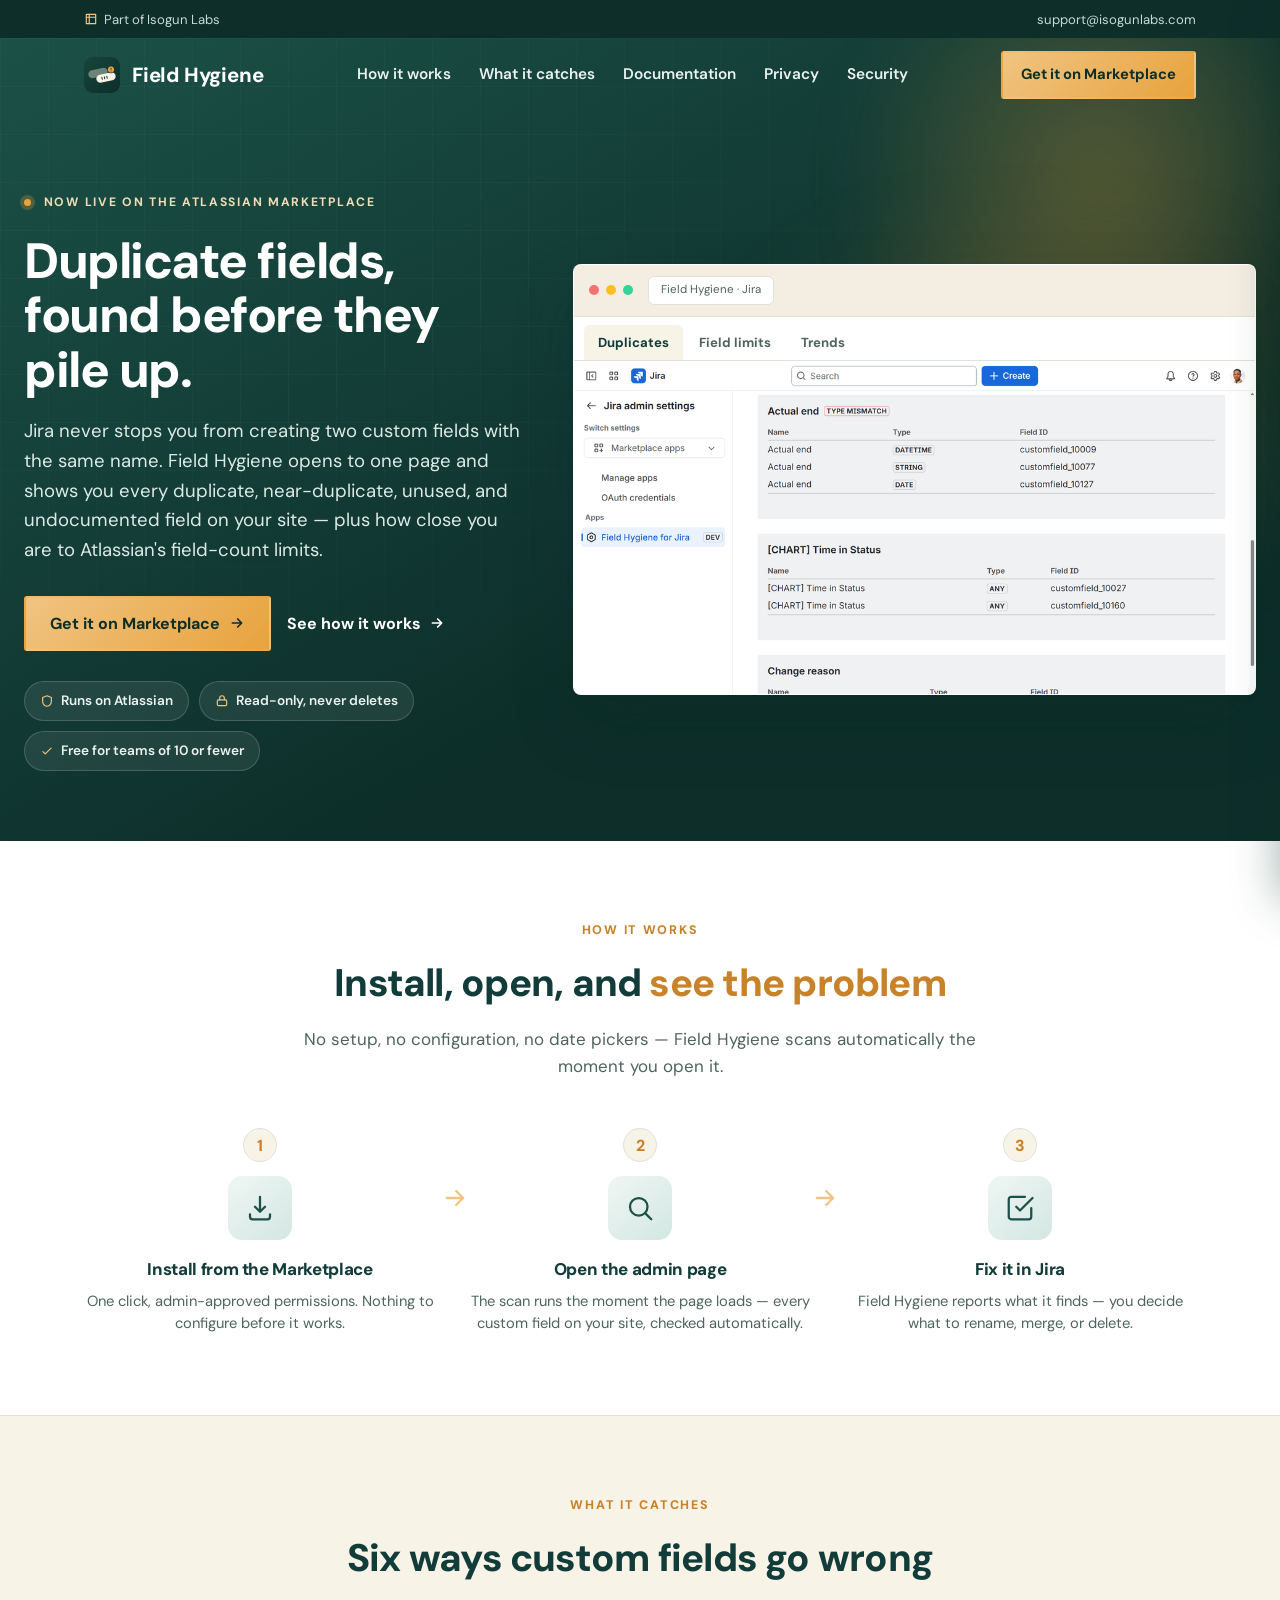
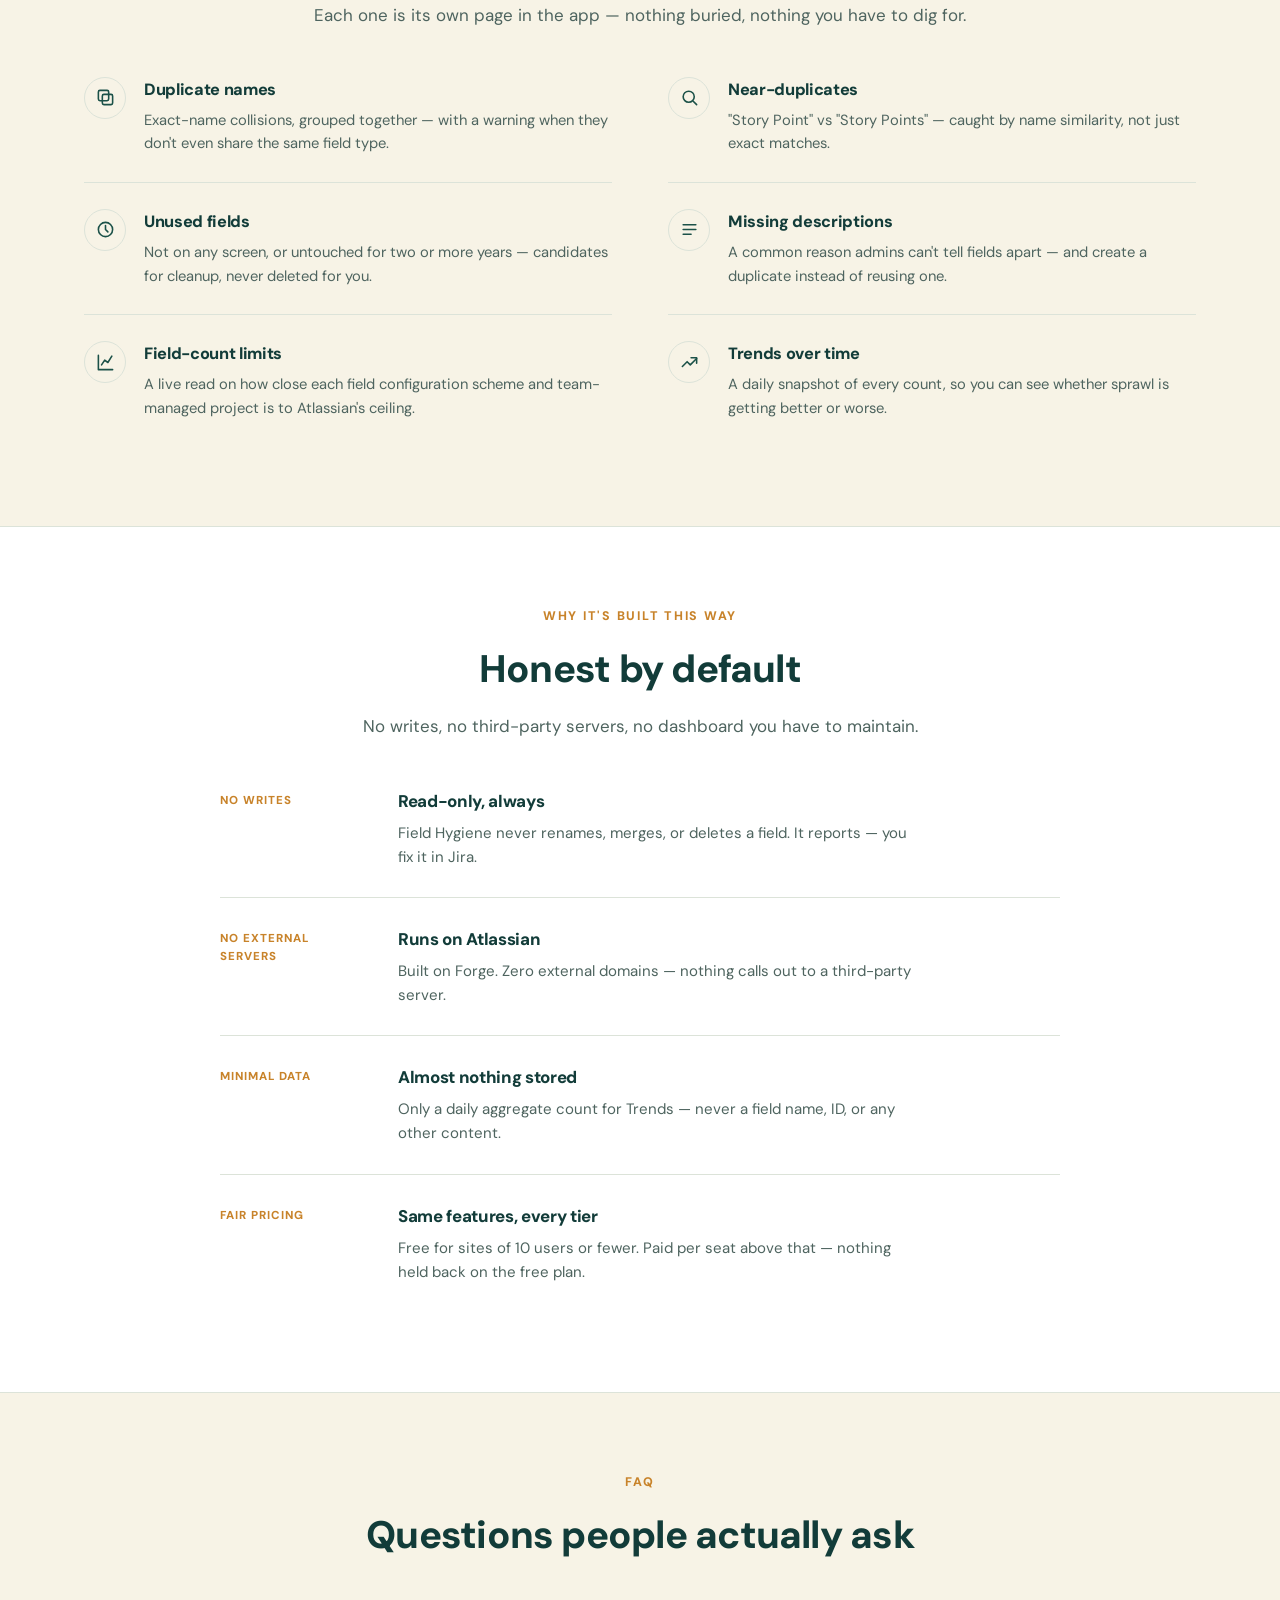
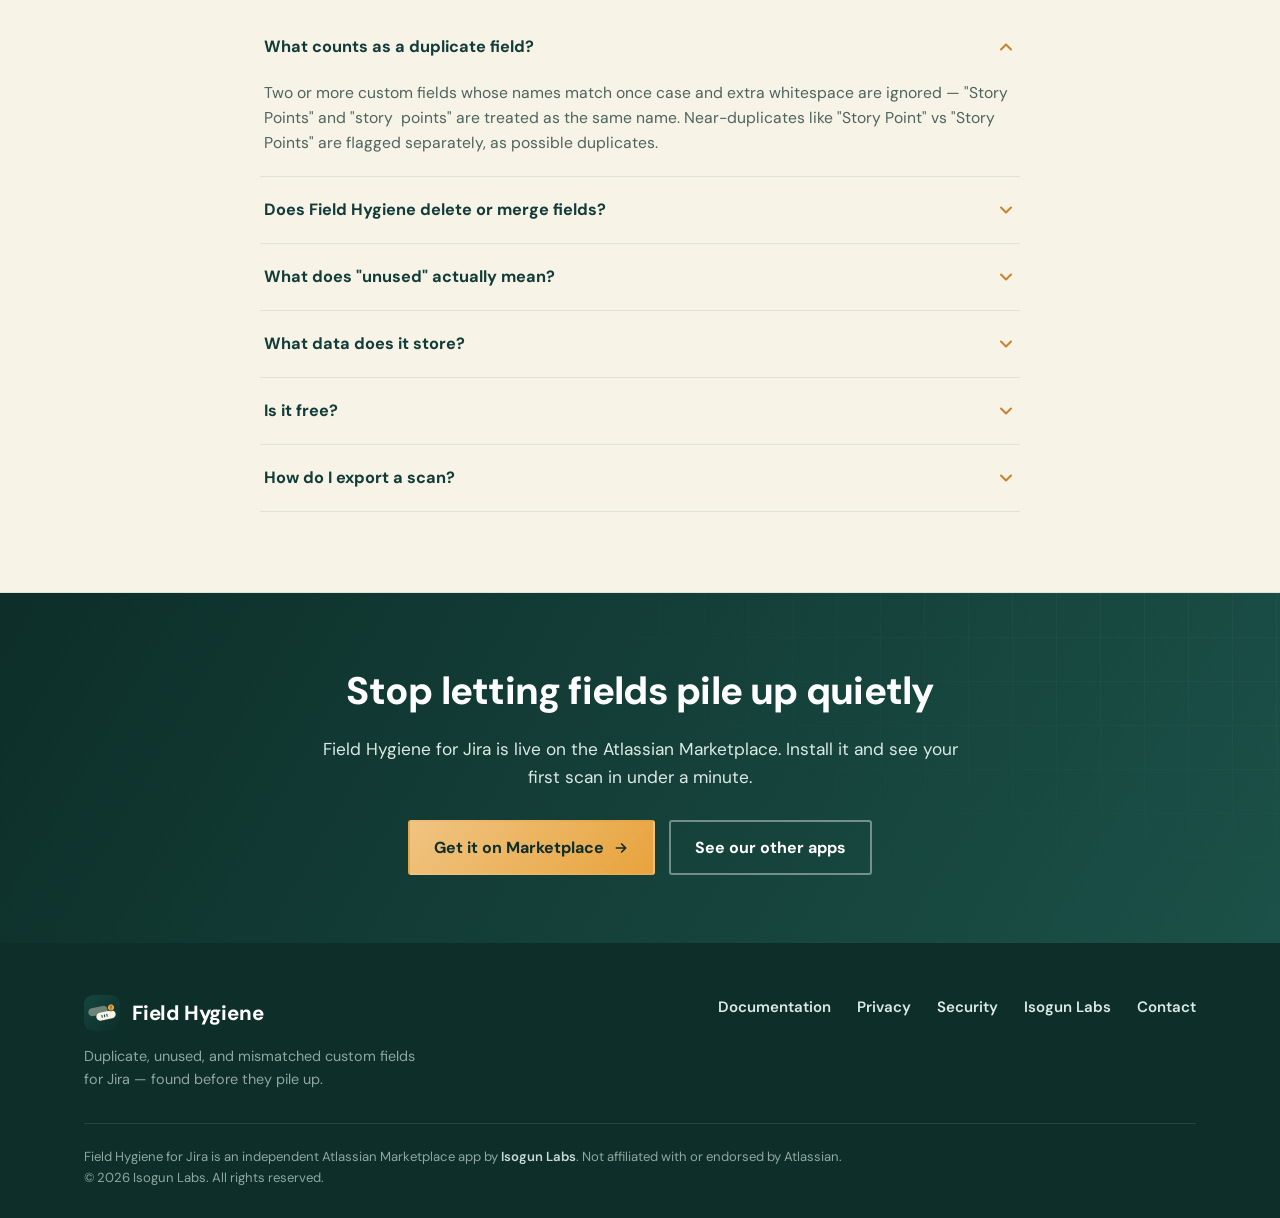
<file: index.html>
<!doctype html>
<html lang="en">
<head>
<meta charset="utf-8">
<meta name="viewport" content="width=device-width, initial-scale=1">
<meta name="color-scheme" content="light">
<meta name="author" content="Isogun Labs">
<meta name="robots" content="index, follow">
<meta name="theme-color" content="#123C39">
<!-- Google Search Console: verify via DNS TXT at Porkbun once this property is registered, matching the isogunlabs-home/Recap pattern — no meta tag needed. -->
<!-- Bing Webmaster Tools: <meta name="msvalidate.01" content="PASTE_TOKEN_HERE"> once registered. -->
<title>Field Hygiene for Jira — Find Duplicate & Unused Custom Fields</title>
<meta name="description" content="Field Hygiene for Jira finds duplicate, unused, and mismatched custom fields on one page — before they become clutter. Runs entirely on Atlassian.">
<link rel="canonical" href="https://field-hygiene.isogunlabs.com/">

<meta property="og:type" content="website">
<meta property="og:title" content="Field Hygiene for Jira — Find Duplicate & Unused Custom Fields">
<meta property="og:description" content="Duplicate fields, unused fields, missing descriptions, and how close you are to Atlassian's field-count limits — one page, no setup.">
<meta property="og:url" content="https://field-hygiene.isogunlabs.com/">
<meta property="og:image" content="https://field-hygiene.isogunlabs.com/assets/img/field-hygiene-thumbnail.png">
<meta property="og:image:width" content="1280">
<meta property="og:image:height" content="720">
<meta property="og:site_name" content="Field Hygiene for Jira">
<meta property="og:locale" content="en_US">
<meta name="twitter:card" content="summary_large_image">
<meta name="twitter:site" content="@isogunlabs">
<meta name="twitter:title" content="Field Hygiene for Jira">
<meta name="twitter:description" content="Duplicate fields, unused fields, missing descriptions, and field-count limits — one page, no setup.">
<meta name="twitter:image" content="https://field-hygiene.isogunlabs.com/assets/img/field-hygiene-thumbnail.png">

<link rel="icon" href="/assets/img/field-hygiene-logo.svg" type="image/svg+xml">
<link rel="icon" href="/assets/img/field-hygiene-logo-144.png" sizes="144x144" type="image/png">
<link rel="apple-touch-icon" href="/assets/img/field-hygiene-logo-144.png">

<link rel="preload" as="font" type="font/woff2" href="/assets/fonts/dm-sans-latin.woff2" crossorigin>

<script type="application/ld+json">
{
  "@context": "https://schema.org",
  "@graph": [
    {
      "@type": "Organization",
      "name": "Isogun Labs",
      "url": "https://isogunlabs.com/",
      "logo": "https://field-hygiene.isogunlabs.com/assets/img/field-hygiene-logo-144.png",
      "sameAs": [
        "https://www.linkedin.com/company/isogun-labs",
        "https://x.com/isogunlabs",
        "https://www.instagram.com/isogunlabs/",
        "https://www.youtube.com/@isogun_labs"
      ]
    },
    {
      "@type": "BreadcrumbList",
      "itemListElement": [
        { "@type": "ListItem", "position": 1, "name": "Field Hygiene for Jira", "item": "https://field-hygiene.isogunlabs.com/" }
      ]
    },
    {
      "@type": "SoftwareApplication",
      "name": "Field Hygiene for Jira",
      "applicationCategory": "BusinessApplication",
      "operatingSystem": "Atlassian Jira Cloud",
      "url": "https://field-hygiene.isogunlabs.com/",
      "image": "https://field-hygiene.isogunlabs.com/assets/img/field-hygiene-thumbnail.png",
      "description": "Field Hygiene for Jira finds duplicate, near-duplicate, unused, and undocumented custom fields, plus how close your site is to Atlassian's field-count limits, all on one page. Runs entirely on Atlassian.",
      "publisher": { "@type": "Organization", "name": "Isogun Labs", "url": "https://isogunlabs.com/" },
      "offers": {
        "@type": "Offer",
        "price": "0",
        "priceCurrency": "USD",
        "description": "Free for Jira sites of 10 users or fewer, with every feature included. Paid per seat above that, same features at every tier."
      }
    },
    {
      "@type": "FAQPage",
      "mainEntity": [
        {
          "@type": "Question", "name": "What counts as a duplicate field?",
          "acceptedAnswer": { "@type": "Answer", "text": "Two or more custom fields whose names match once case and extra whitespace are ignored — \"Story Points\" and \"story  points\" are treated as the same name. Near-duplicates (like \"Story Point\" vs \"Story Points\") are flagged separately as possible duplicates." }
        },
        {
          "@type": "Question", "name": "Does Field Hygiene delete or merge fields?",
          "acceptedAnswer": { "@type": "Answer", "text": "No. It's read-only — it reports what it finds, and you decide what to do about it directly in Jira. It never renames, merges, or deletes anything." }
        },
        {
          "@type": "Question", "name": "What data does it store?",
          "acceptedAnswer": { "@type": "Answer", "text": "Only a daily aggregate snapshot for the Trends chart — four counts (total custom fields, duplicate groups, unused fields, possible duplicates). Never a field name, field ID, or any other identifying content. See the privacy policy for detail." }
        },
        {
          "@type": "Question", "name": "Is it free?",
          "acceptedAnswer": { "@type": "Answer", "text": "Yes, for sites of 10 users or fewer. Paid per seat above that, with the same features at every tier." }
        }
      ]
    }
  ]
}
</script>

<link rel="stylesheet" href="/assets/css/site.css?v=4">
</head>
<body>

<div class="util">
  <div class="wrap">
    <div class="u-left">
      <svg viewBox="0 0 24 24" fill="none" stroke="currentColor" stroke-width="2" stroke-linecap="round" stroke-linejoin="round" aria-hidden="true"><path d="M4 4h16v16H4z"/><path d="M4 9h16M9 4v16"/></svg>
      <a href="https://isogunlabs.com/">Part of Isogun Labs</a>
    </div>
    <div class="u-right"><a href="mailto:support@isogunlabs.com">support@isogunlabs.com</a></div>
  </div>
</div>

<nav class="nav">
  <div class="wrap">
    <a class="logo" href="/">
      <img src="/assets/img/field-hygiene-logo-144.png" alt="" width="36" height="36">
      <b>Field Hygiene</b>
    </a>
    <div class="nav-mid">
      <a href="#how">How it works</a>
      <a href="#catches">What it catches</a>
      <a href="docs.html">Documentation</a>
      <a href="privacy.html">Privacy</a>
      <a href="security.html">Security</a>
    </div>
    <div class="nav-right">
      <a class="btn btn-amber btn-sm" href="https://marketplace.atlassian.com/apps/2905942594" target="_blank" rel="noopener">Get it on Marketplace</a>
      <button class="hamburger" aria-label="Open menu" aria-expanded="false" aria-controls="mobile-drawer">
        <span></span><span></span><span></span>
      </button>
    </div>
  </div>
</nav>

<div class="drawer-overlay"></div>
<aside class="drawer" id="mobile-drawer">
  <div class="d-head">
    <a class="logo" href="/">
      <img src="/assets/img/field-hygiene-logo-144.png" alt="" width="32" height="32">
      <b>Field Hygiene</b>
    </a>
    <button class="d-close" aria-label="Close menu">
      <svg viewBox="0 0 24 24" fill="none" stroke="currentColor" stroke-width="2.2" stroke-linecap="round" stroke-linejoin="round"><path d="M6 6l12 12M18 6 6 18"/></svg>
    </button>
  </div>
  <nav>
    <a class="d-link" href="#how">How it works</a>
    <a class="d-link" href="#catches">What it catches</a>
    <a class="d-link" href="docs.html">Documentation</a>
    <a class="d-link" href="privacy.html">Privacy</a>
    <a class="d-link" href="security.html">Security</a>
  </nav>
  <a class="btn btn-amber" href="https://marketplace.atlassian.com/apps/2905942594" target="_blank" rel="noopener">Get it on Marketplace</a>
</aside>

<header class="hero">
  <div class="hero-facets" aria-hidden="true"></div>
  <div class="hero-glow" aria-hidden="true"></div>
  <div class="wrap">
    <div class="hero-copy">
      <span class="eyebrow"><span class="dot"></span> Now live on the Atlassian Marketplace</span>
      <h1>Duplicate fields, found before they pile up.</h1>
      <p class="lead">Jira never stops you from creating two custom fields with the same name. Field Hygiene opens to one page and shows you every duplicate, near-duplicate, unused, and undocumented field on your site — plus how close you are to Atlassian's field-count limits.</p>
      <div class="hero-actions">
        <a class="btn btn-amber" href="https://marketplace.atlassian.com/apps/2905942594" target="_blank" rel="noopener">Get it on Marketplace
          <svg aria-hidden="true" viewBox="0 0 24 24" fill="none" stroke="currentColor" stroke-width="2.5" stroke-linecap="round" stroke-linejoin="round"><path d="M5 12h14M13 6l6 6-6 6"/></svg>
        </a>
        <a class="btn-text" href="#how">See how it works
          <svg aria-hidden="true" viewBox="0 0 24 24" fill="none" stroke="currentColor" stroke-width="2.5" stroke-linecap="round" stroke-linejoin="round"><path d="M5 12h14M13 6l6 6-6 6"/></svg>
        </a>
      </div>
      <ul class="trust-chips">
        <li><svg viewBox="0 0 24 24" fill="none" stroke="currentColor" stroke-width="2" stroke-linecap="round" stroke-linejoin="round" aria-hidden="true"><path d="M12 3 4.5 6v6c0 5 3.4 8.5 7.5 9 4.1-.5 7.5-4 7.5-9V6L12 3Z"/></svg> Runs on Atlassian</li>
        <li><svg viewBox="0 0 24 24" fill="none" stroke="currentColor" stroke-width="2" stroke-linecap="round" stroke-linejoin="round" aria-hidden="true"><rect x="4" y="10" width="16" height="10" rx="2"/><path d="M8 10V7a4 4 0 0 1 8 0v3"/></svg> Read-only, never deletes</li>
        <li><svg viewBox="0 0 24 24" fill="none" stroke="currentColor" stroke-width="2" stroke-linecap="round" stroke-linejoin="round" aria-hidden="true"><path d="m5 13 4 4L19 7"/></svg> Free for teams of 10 or fewer</li>
      </ul>
    </div>

    <div class="showcase-frame">
      <div class="mock">
        <div class="bar" aria-hidden="true"><i class="r"></i><i class="y"></i><i class="g"></i><span class="url">Field Hygiene · Jira</span></div>
        <div class="tabs" role="tablist" aria-label="Field Hygiene screenshots">
          <button class="tab active" type="button" role="tab" aria-selected="true" aria-controls="shot-duplicates" data-target="shot-duplicates">Duplicates</button>
          <button class="tab" type="button" role="tab" aria-selected="false" aria-controls="shot-fieldlimits" data-target="shot-fieldlimits">Field limits</button>
          <button class="tab" type="button" role="tab" aria-selected="false" aria-controls="shot-trends" data-target="shot-trends">Trends</button>
        </div>
        <div class="slides">
          <div class="slide active" id="shot-duplicates" role="tabpanel">
            <img src="/assets/img/shot-duplicates.png" width="1104" height="540" alt="Field Hygiene's Duplicates page showing a type-mismatch warning on a colliding field group." loading="eager" decoding="async">
          </div>
          <div class="slide" id="shot-fieldlimits" role="tabpanel">
            <img src="/assets/img/shot-fieldlimits.png" width="1104" height="540" alt="Field Hygiene's Field limits page showing guardrail gauges for field configuration schemes and team-managed projects." loading="lazy" decoding="async">
          </div>
          <div class="slide" id="shot-trends" role="tabpanel">
            <img src="/assets/img/shot-trends.png" width="1104" height="540" alt="Field Hygiene's Trends page charting field counts over time." loading="lazy" decoding="async">
          </div>
        </div>
      </div>
    </div>
  </div>
</header>

<script>
(function () {
  var tabs = document.querySelectorAll('.mock .tab');
  var slides = document.querySelectorAll('.mock .slide');
  tabs.forEach(function (tab) {
    tab.addEventListener('click', function () {
      tabs.forEach(function (t) { t.classList.remove('active'); t.setAttribute('aria-selected', 'false'); });
      slides.forEach(function (s) { s.classList.remove('active'); });
      tab.classList.add('active');
      tab.setAttribute('aria-selected', 'true');
      document.getElementById(tab.dataset.target).classList.add('active');
    });
  });
})();
</script>

<section class="block reveal" id="how">
  <div class="wrap">
    <div class="section-head">
      <div class="kicker">How it works</div>
      <h2>Install, open, and <span class="amber">see the problem</span></h2>
      <p>No setup, no configuration, no date pickers — Field Hygiene scans automatically the moment you open it.</p>
    </div>
    <div class="flow">
      <div class="flow-step">
        <div class="num">1</div>
        <div class="ic" aria-hidden="true"><svg viewBox="0 0 24 24" fill="none" stroke="currentColor" stroke-width="1.8" stroke-linecap="round" stroke-linejoin="round"><path d="M12 3v12M12 15l-4-4M12 15l4-4"/><path d="M4 17v2a2 2 0 0 0 2 2h12a2 2 0 0 0 2-2v-2"/></svg></div>
        <h3>Install from the Marketplace</h3>
        <p>One click, admin-approved permissions. Nothing to configure before it works.</p>
      </div>
      <div class="flow-arrow" style="left:calc(33.33% - 14px);" aria-hidden="true">
        <svg viewBox="0 0 24 24" fill="none" stroke="currentColor" stroke-width="2" stroke-linecap="round" stroke-linejoin="round"><path d="M5 12h14M13 6l6 6-6 6"/></svg>
      </div>
      <div class="flow-step">
        <div class="num">2</div>
        <div class="ic" aria-hidden="true"><svg viewBox="0 0 24 24" fill="none" stroke="currentColor" stroke-width="1.8" stroke-linecap="round" stroke-linejoin="round"><circle cx="11" cy="11" r="7"/><path d="m21 21-4.3-4.3"/></svg></div>
        <h3>Open the admin page</h3>
        <p>The scan runs the moment the page loads — every custom field on your site, checked automatically.</p>
      </div>
      <div class="flow-arrow" style="left:calc(66.66% - 14px);" aria-hidden="true">
        <svg viewBox="0 0 24 24" fill="none" stroke="currentColor" stroke-width="2" stroke-linecap="round" stroke-linejoin="round"><path d="M5 12h14M13 6l6 6-6 6"/></svg>
      </div>
      <div class="flow-step">
        <div class="num">3</div>
        <div class="ic" aria-hidden="true"><svg viewBox="0 0 24 24" fill="none" stroke="currentColor" stroke-width="1.8" stroke-linecap="round" stroke-linejoin="round"><path d="M9 11l3 3L22 4"/><path d="M21 12v7a2 2 0 0 1-2 2H5a2 2 0 0 1-2-2V5a2 2 0 0 1 2-2h11"/></svg></div>
        <h3>Fix it in Jira</h3>
        <p>Field Hygiene reports what it finds — you decide what to rename, merge, or delete.</p>
      </div>
    </div>
  </div>
</section>

<section class="block reveal" id="catches" style="background:var(--panel); border-top:1px solid var(--line); border-bottom:1px solid var(--line);">
  <div class="wrap">
    <div class="section-head">
      <div class="kicker">What it catches</div>
      <h2>Six ways custom fields go wrong</h2>
      <p>Each one is its own page in the app — nothing buried, nothing you have to dig for.</p>
    </div>
    <div class="catch-list">
      <div class="catch-row">
        <div class="catch-ic" aria-hidden="true"><svg viewBox="0 0 24 24" fill="none" stroke="currentColor" stroke-width="2" stroke-linecap="round" stroke-linejoin="round"><rect x="3" y="3" width="13" height="13" rx="2"/><rect x="8" y="8" width="13" height="13" rx="2"/></svg></div>
        <div>
          <h3>Duplicate names</h3>
          <p>Exact-name collisions, grouped together — with a warning when they don't even share the same field type.</p>
        </div>
      </div>
      <div class="catch-row">
        <div class="catch-ic" aria-hidden="true"><svg viewBox="0 0 24 24" fill="none" stroke="currentColor" stroke-width="2" stroke-linecap="round" stroke-linejoin="round"><circle cx="11" cy="11" r="7"/><path d="m21 21-4.3-4.3"/></svg></div>
        <div>
          <h3>Near-duplicates</h3>
          <p>"Story Point" vs "Story Points" — caught by name similarity, not just exact matches.</p>
        </div>
      </div>
      <div class="catch-row">
        <div class="catch-ic" aria-hidden="true"><svg viewBox="0 0 24 24" fill="none" stroke="currentColor" stroke-width="2" stroke-linecap="round" stroke-linejoin="round"><circle cx="12" cy="12" r="9"/><path d="M12 7v5l3 3"/></svg></div>
        <div>
          <h3>Unused fields</h3>
          <p>Not on any screen, or untouched for two or more years — candidates for cleanup, never deleted for you.</p>
        </div>
      </div>
      <div class="catch-row">
        <div class="catch-ic" aria-hidden="true"><svg viewBox="0 0 24 24" fill="none" stroke="currentColor" stroke-width="2" stroke-linecap="round" stroke-linejoin="round"><path d="M4 6h16M4 12h16M4 18h10"/></svg></div>
        <div>
          <h3>Missing descriptions</h3>
          <p>A common reason admins can't tell fields apart — and create a duplicate instead of reusing one.</p>
        </div>
      </div>
      <div class="catch-row">
        <div class="catch-ic" aria-hidden="true"><svg viewBox="0 0 24 24" fill="none" stroke="currentColor" stroke-width="2" stroke-linecap="round" stroke-linejoin="round"><path d="M3 3v18h18"/><path d="M7 15l4-6 4 3 5-8"/></svg></div>
        <div>
          <h3>Field-count limits</h3>
          <p>A live read on how close each field configuration scheme and team-managed project is to Atlassian's ceiling.</p>
        </div>
      </div>
      <div class="catch-row">
        <div class="catch-ic" aria-hidden="true"><svg viewBox="0 0 24 24" fill="none" stroke="currentColor" stroke-width="2" stroke-linecap="round" stroke-linejoin="round"><path d="M3 17l6-6 4 4 8-8"/><path d="M14 6h7v7"/></svg></div>
        <div>
          <h3>Trends over time</h3>
          <p>A daily snapshot of every count, so you can see whether sprawl is getting better or worse.</p>
        </div>
      </div>
    </div>
  </div>
</section>

<section class="block reveal">
  <div class="wrap">
    <div class="section-head">
      <div class="kicker">Why it's built this way</div>
      <h2>Honest by default</h2>
      <p>No writes, no third-party servers, no dashboard you have to maintain.</p>
    </div>
    <div class="tenets">
      <div class="tenet">
        <div class="tag">No writes</div>
        <div>
          <h3>Read-only, always</h3>
          <p>Field Hygiene never renames, merges, or deletes a field. It reports — you fix it in Jira.</p>
        </div>
      </div>
      <div class="tenet">
        <div class="tag">No external servers</div>
        <div>
          <h3>Runs on Atlassian</h3>
          <p>Built on Forge. Zero external domains — nothing calls out to a third-party server.</p>
        </div>
      </div>
      <div class="tenet">
        <div class="tag">Minimal data</div>
        <div>
          <h3>Almost nothing stored</h3>
          <p>Only a daily aggregate count for Trends — never a field name, ID, or any other content.</p>
        </div>
      </div>
      <div class="tenet">
        <div class="tag">Fair pricing</div>
        <div>
          <h3>Same features, every tier</h3>
          <p>Free for sites of 10 users or fewer. Paid per seat above that — nothing held back on the free plan.</p>
        </div>
      </div>
    </div>
  </div>
</section>

<section class="block reveal" style="background:var(--panel); border-top:1px solid var(--line); border-bottom:1px solid var(--line);">
  <div class="wrap">
    <div class="section-head">
      <div class="kicker">FAQ</div>
      <h2>Questions people actually ask</h2>
    </div>
    <div class="faq-list">
      <details class="faq-item" open>
        <summary>What counts as a duplicate field?
          <svg class="chev" viewBox="0 0 24 24" fill="none" stroke="currentColor" stroke-width="2.4" stroke-linecap="round" stroke-linejoin="round" aria-hidden="true"><path d="m6 9 6 6 6-6"/></svg>
        </summary>
        <p>Two or more custom fields whose names match once case and extra whitespace are ignored — "Story Points" and "story&nbsp;&nbsp;points" are treated as the same name. Near-duplicates like "Story Point" vs "Story Points" are flagged separately, as possible duplicates.</p>
      </details>
      <details class="faq-item">
        <summary>Does Field Hygiene delete or merge fields?
          <svg class="chev" viewBox="0 0 24 24" fill="none" stroke="currentColor" stroke-width="2.4" stroke-linecap="round" stroke-linejoin="round" aria-hidden="true"><path d="m6 9 6 6 6-6"/></svg>
        </summary>
        <p>No. It's read-only — it reports what it finds, and you decide what to do about it directly in Jira. It never renames, merges, or deletes anything.</p>
      </details>
      <details class="faq-item">
        <summary>What does "unused" actually mean?
          <svg class="chev" viewBox="0 0 24 24" fill="none" stroke="currentColor" stroke-width="2.4" stroke-linecap="round" stroke-linejoin="round" aria-hidden="true"><path d="m6 9 6 6 6-6"/></svg>
        </summary>
        <p>A field that isn't attached to any screen, or one Jira has tracked as untouched for two or more years. Both are candidates for cleanup, not automatically safe to delete.</p>
      </details>
      <details class="faq-item">
        <summary>What data does it store?
          <svg class="chev" viewBox="0 0 24 24" fill="none" stroke="currentColor" stroke-width="2.4" stroke-linecap="round" stroke-linejoin="round" aria-hidden="true"><path d="m6 9 6 6 6-6"/></svg>
        </summary>
        <p>Only a daily aggregate snapshot for the Trends chart — four counts, never a field name, ID, or any other identifying content. See the <a href="privacy.html">privacy policy</a> for detail.</p>
      </details>
      <details class="faq-item">
        <summary>Is it free?
          <svg class="chev" viewBox="0 0 24 24" fill="none" stroke="currentColor" stroke-width="2.4" stroke-linecap="round" stroke-linejoin="round" aria-hidden="true"><path d="m6 9 6 6 6-6"/></svg>
        </summary>
        <p>Yes, for sites of 10 users or fewer. Paid per seat above that, with the same features at every tier.</p>
      </details>
      <details class="faq-item">
        <summary>How do I export a scan?
          <svg class="chev" viewBox="0 0 24 24" fill="none" stroke="currentColor" stroke-width="2.4" stroke-linecap="round" stroke-linejoin="round" aria-hidden="true"><path d="m6 9 6 6 6-6"/></svg>
        </summary>
        <p>Click Export, then select all the text in the box that appears and copy it — paste it into a ticket, a spreadsheet, or a message.</p>
      </details>
    </div>
  </div>
</section>

<section class="cta reveal">
  <div class="cta-facets" aria-hidden="true"></div>
  <div class="wrap">
    <h2>Stop letting fields pile up quietly</h2>
    <p>Field Hygiene for Jira is live on the Atlassian Marketplace. Install it and see your first scan in under a minute.</p>
    <div class="cta-actions">
      <a class="btn btn-amber" href="https://marketplace.atlassian.com/apps/2905942594" target="_blank" rel="noopener">Get it on Marketplace
        <svg aria-hidden="true" viewBox="0 0 24 24" fill="none" stroke="currentColor" stroke-width="2.5" stroke-linecap="round" stroke-linejoin="round"><path d="M5 12h14M13 6l6 6-6 6"/></svg>
      </a>
      <a class="btn btn-ghost-light" href="https://isogunlabs.com/get-started/">See our other apps</a>
    </div>
  </div>
</section>

<footer>
  <div class="wrap">
    <div class="foot-top">
      <div class="foot-brand">
        <a class="logo" href="/">
          <img src="/assets/img/field-hygiene-logo-144.png" alt="" width="32" height="32">
          <b>Field Hygiene</b>
        </a>
        <p>Duplicate, unused, and mismatched custom fields for Jira — found before they pile up.</p>
      </div>
      <div class="foot-links">
        <a href="docs.html">Documentation</a>
        <a href="privacy.html">Privacy</a>
        <a href="security.html">Security</a>
        <a href="https://isogunlabs.com/">Isogun Labs</a>
        <a href="mailto:support@isogunlabs.com">Contact</a>
      </div>
    </div>
    <div class="foot-bottom">
      Field Hygiene for Jira is an independent Atlassian Marketplace app by <a href="https://isogunlabs.com/">Isogun Labs</a>. Not affiliated with or endorsed by Atlassian.<br>
      © 2026 Isogun Labs. All rights reserved.
    </div>
  </div>
</footer>

<script src="/assets/js/site.js?v=1" defer></script>
</body>
</html>
</file>
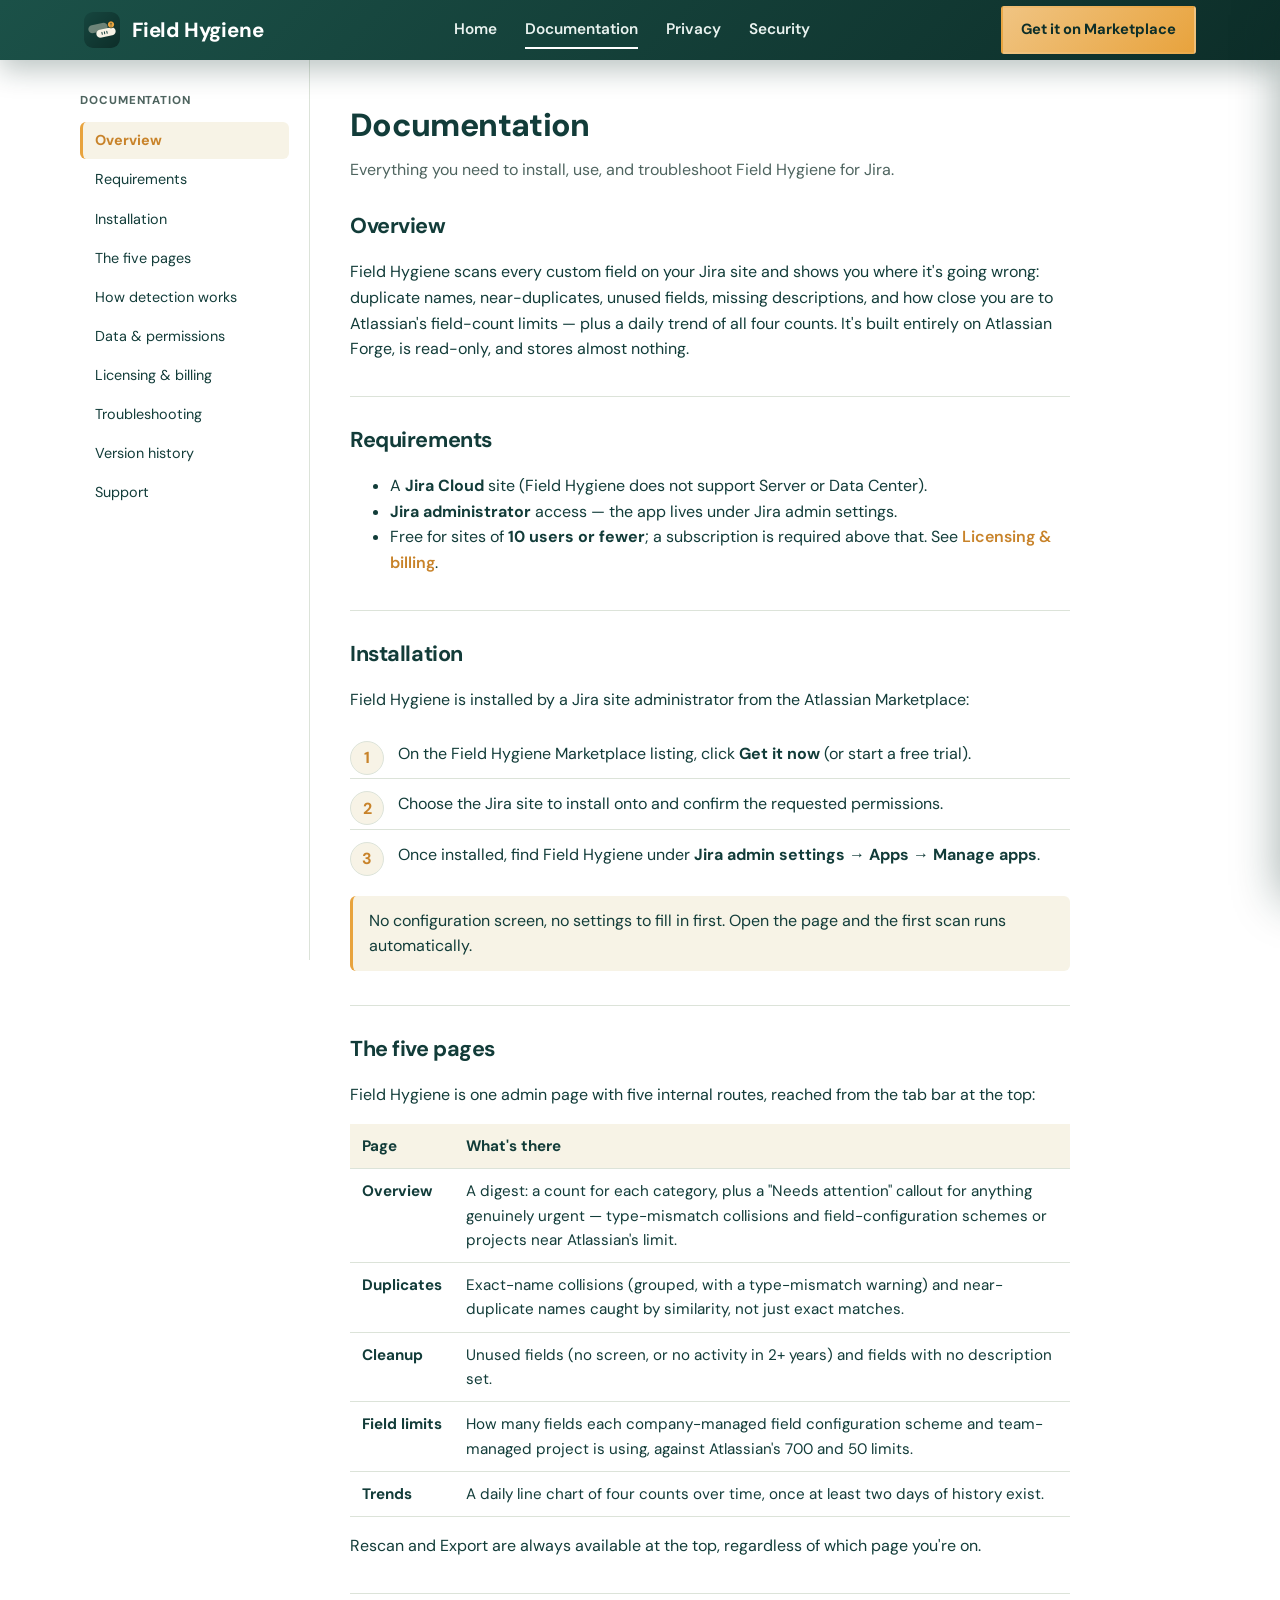
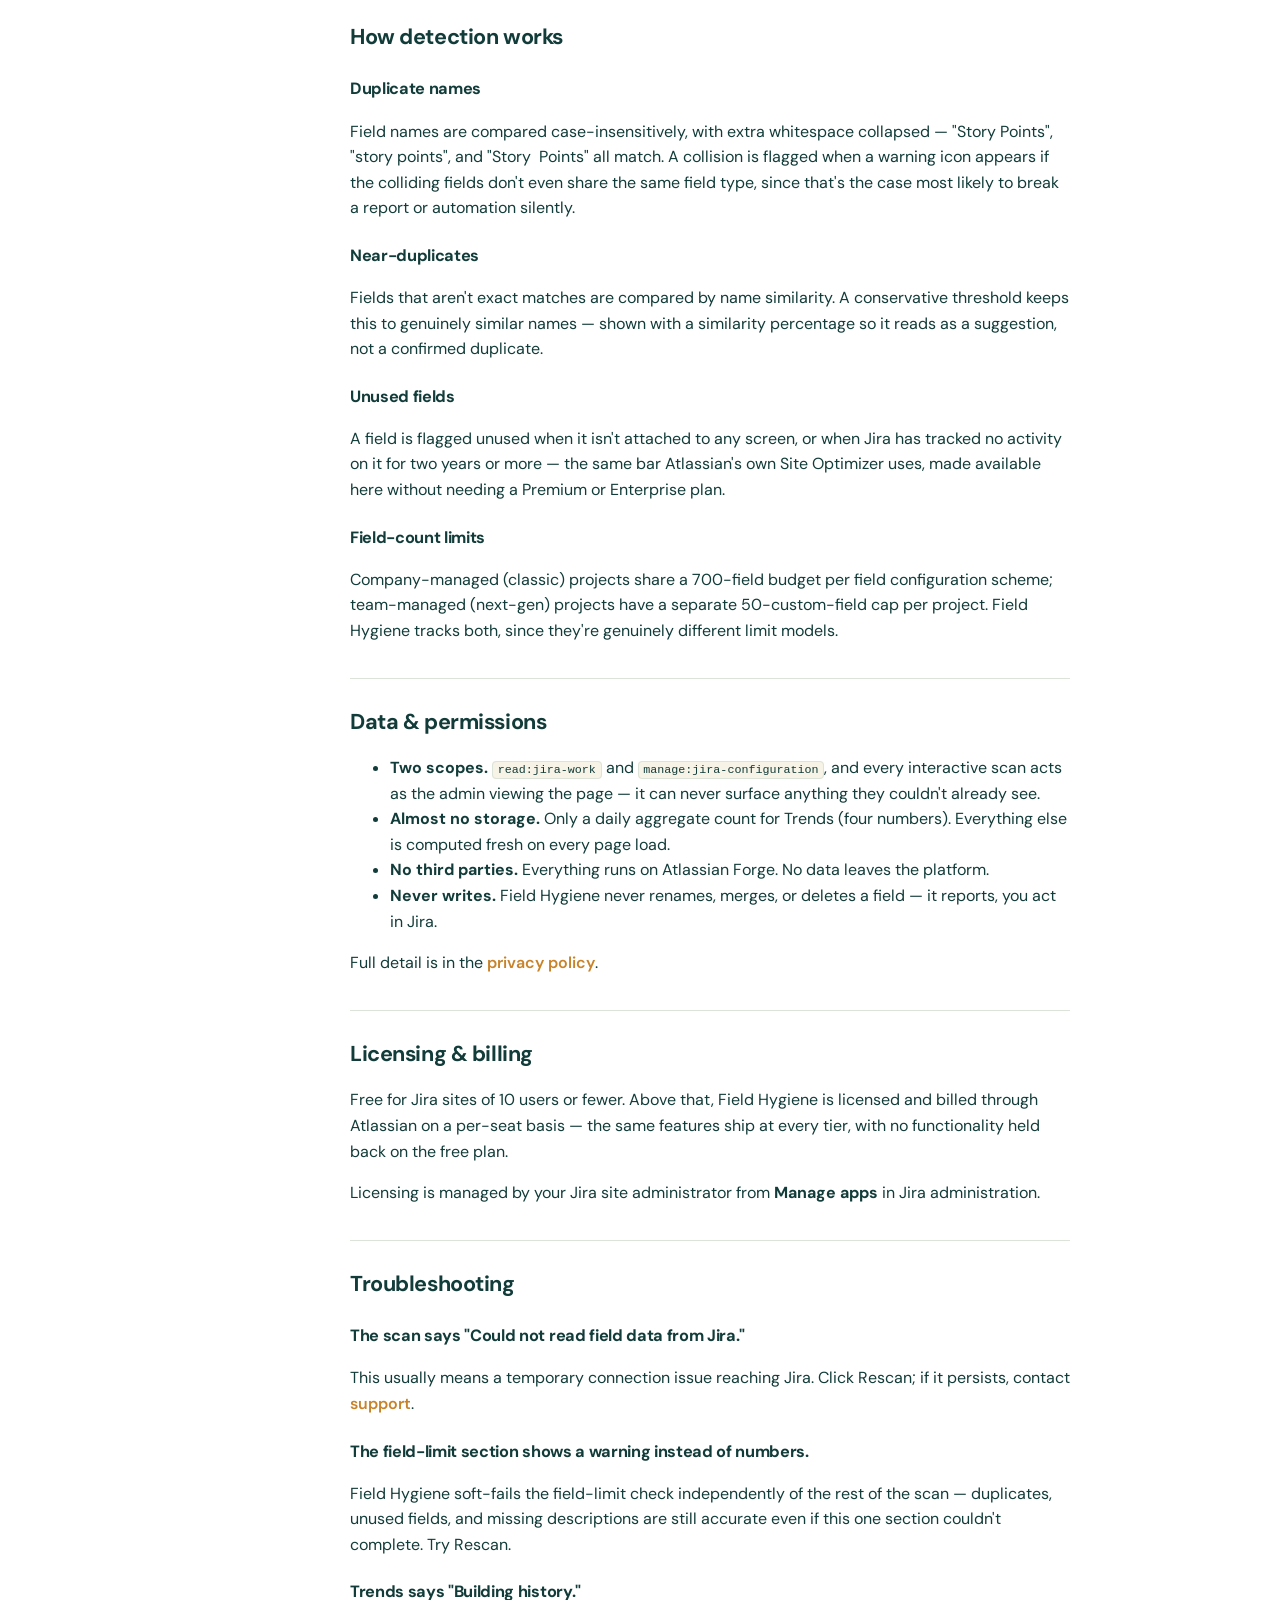
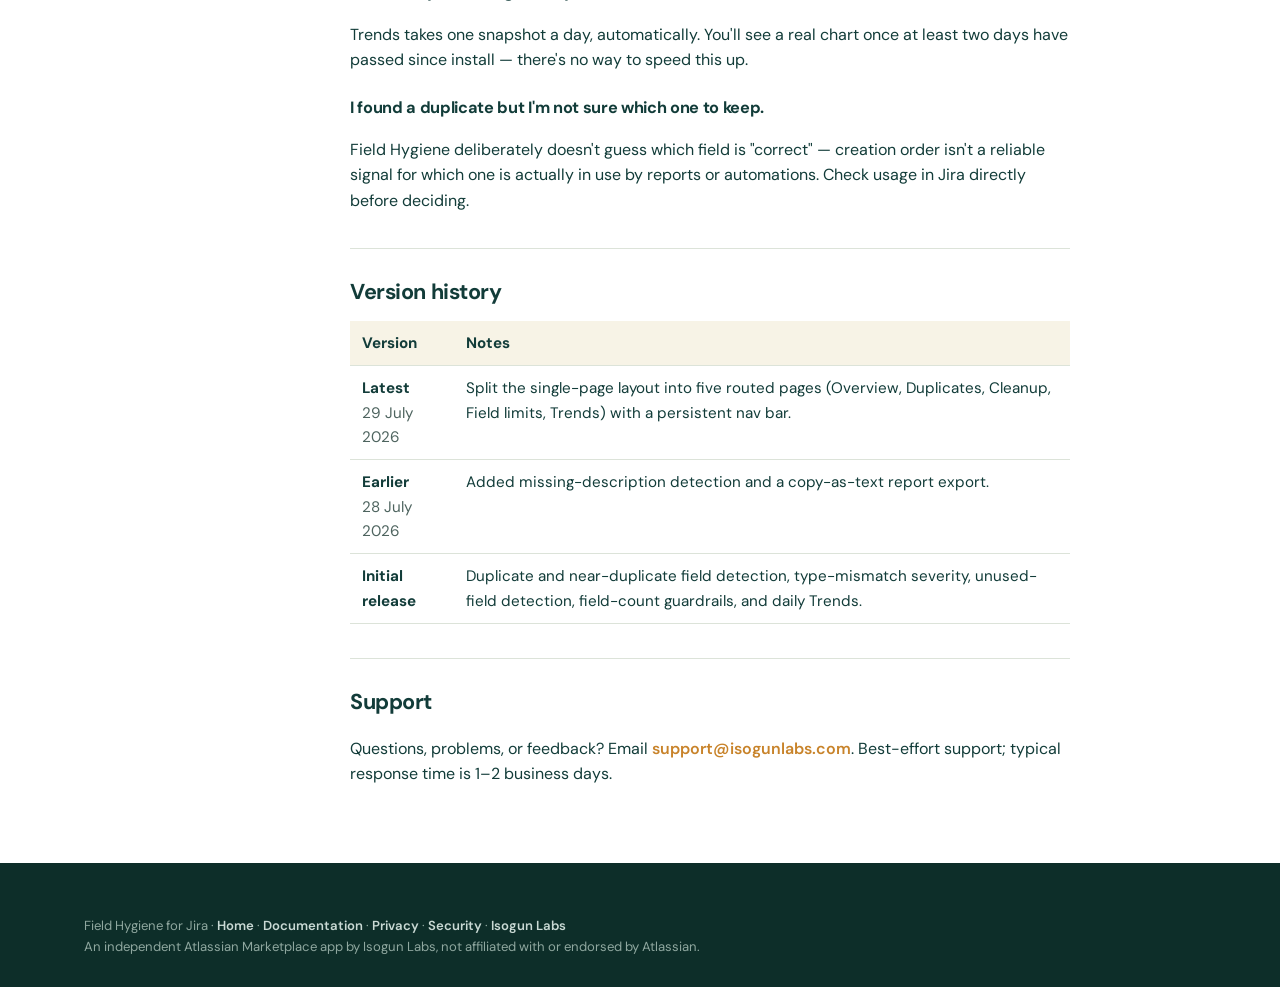
<file: docs.html>
<!doctype html>
<html lang="en">
<head>
<meta charset="utf-8">
<meta name="viewport" content="width=device-width, initial-scale=1">
<meta name="color-scheme" content="light">
<meta name="author" content="Isogun Labs">
<meta name="robots" content="index, follow">
<meta name="theme-color" content="#123C39">
<title>Field Hygiene for Jira — Documentation</title>
<meta name="description" content="Documentation for Field Hygiene for Jira: installation, the five app pages, data and permissions, licensing, and troubleshooting.">
<link rel="canonical" href="https://field-hygiene.isogunlabs.com/docs.html">

<meta property="og:type" content="website">
<meta property="og:title" content="Field Hygiene for Jira — Documentation">
<meta property="og:description" content="Everything you need to install, use, and troubleshoot Field Hygiene for Jira.">
<meta property="og:url" content="https://field-hygiene.isogunlabs.com/docs.html">
<meta property="og:image" content="https://field-hygiene.isogunlabs.com/assets/img/field-hygiene-thumbnail.png">
<meta property="og:image:width" content="1280">
<meta property="og:image:height" content="720">
<meta property="og:site_name" content="Field Hygiene for Jira">
<meta property="og:locale" content="en_US">
<meta name="twitter:card" content="summary_large_image">
<meta name="twitter:site" content="@isogunlabs">
<meta name="twitter:title" content="Field Hygiene for Jira — Documentation">
<meta name="twitter:description" content="Everything you need to install, use, and troubleshoot Field Hygiene.">
<meta name="twitter:image" content="https://field-hygiene.isogunlabs.com/assets/img/field-hygiene-thumbnail.png">

<link rel="icon" href="/assets/img/field-hygiene-logo.svg" type="image/svg+xml">
<link rel="icon" href="/assets/img/field-hygiene-logo-144.png" sizes="144x144" type="image/png">
<link rel="apple-touch-icon" href="/assets/img/field-hygiene-logo-144.png">
<script type="application/ld+json">
{
  "@context": "https://schema.org",
  "@type": "BreadcrumbList",
  "itemListElement": [
    { "@type": "ListItem", "position": 1, "name": "Field Hygiene for Jira", "item": "https://field-hygiene.isogunlabs.com/" },
    { "@type": "ListItem", "position": 2, "name": "Documentation", "item": "https://field-hygiene.isogunlabs.com/docs.html" }
  ]
}
</script>

<link rel="stylesheet" href="/assets/css/site.css?v=4">
</head>
<body>

<nav class="nav nav-solid">
  <div class="wrap">
    <a class="logo" href="/">
      <img src="/assets/img/field-hygiene-logo-144.png" alt="" width="36" height="36">
      <b>Field Hygiene</b>
    </a>
    <div class="nav-mid">
      <a href="index.html">Home</a>
      <a href="docs.html" class="active">Documentation</a>
      <a href="privacy.html">Privacy</a>
      <a href="security.html">Security</a>
    </div>
    <div class="nav-right">
      <a class="btn btn-amber btn-sm" href="https://marketplace.atlassian.com/apps/2905942594" target="_blank" rel="noopener">Get it on Marketplace</a>
      <button class="hamburger" aria-label="Open menu" aria-expanded="false" aria-controls="mobile-drawer">
        <span></span><span></span><span></span>
      </button>
    </div>
  </div>
</nav>

<div class="drawer-overlay"></div>
<aside class="drawer" id="mobile-drawer">
  <div class="d-head">
    <a class="logo" href="/">
      <img src="/assets/img/field-hygiene-logo-144.png" alt="" width="32" height="32">
      <b>Field Hygiene</b>
    </a>
    <button class="d-close" aria-label="Close menu">
      <svg viewBox="0 0 24 24" fill="none" stroke="currentColor" stroke-width="2.2" stroke-linecap="round" stroke-linejoin="round"><path d="M6 6l12 12M18 6 6 18"/></svg>
    </button>
  </div>
  <nav>
    <a class="d-link" href="index.html">Home</a>
    <a class="d-link" href="docs.html">Documentation</a>
    <a class="d-link" href="privacy.html">Privacy</a>
    <a class="d-link" href="security.html">Security</a>
  </nav>
  <a class="btn btn-amber" href="https://marketplace.atlassian.com/apps/2905942594" target="_blank" rel="noopener">Get it on Marketplace</a>
</aside>

<div class="docs-layout">

  <aside class="docs-side">
    <p class="side-title">Documentation</p>
    <nav id="sidenav">
      <a href="#overview">Overview</a>
      <a href="#requirements">Requirements</a>
      <a href="#install">Installation</a>
      <a href="#pages">The five pages</a>
      <a href="#detection">How detection works</a>
      <a href="#data">Data &amp; permissions</a>
      <a href="#licensing">Licensing &amp; billing</a>
      <a href="#troubleshooting">Troubleshooting</a>
      <a href="#versions">Version history</a>
      <a href="#support">Support</a>
    </nav>
  </aside>

  <main class="docs-main">
    <h1 class="page-title">Documentation</h1>
    <p class="lede">Everything you need to install, use, and troubleshoot Field Hygiene for Jira.</p>

    <section id="overview">
      <h2 class="sec">Overview</h2>
      <p>
        Field Hygiene scans every custom field on your Jira site and shows you where it's going
        wrong: duplicate names, near-duplicates, unused fields, missing descriptions, and how
        close you are to Atlassian's field-count limits — plus a daily trend of all four counts.
        It's built entirely on Atlassian Forge, is read-only, and stores almost nothing.
      </p>
    </section>

    <section id="requirements">
      <h2 class="sec">Requirements</h2>
      <ul>
        <li>A <strong>Jira Cloud</strong> site (Field Hygiene does not support Server or Data Center).</li>
        <li><strong>Jira administrator</strong> access — the app lives under Jira admin settings.</li>
        <li>Free for sites of <strong>10 users or fewer</strong>; a subscription is required above that. See <a class="inline" href="#licensing">Licensing &amp; billing</a>.</li>
      </ul>
    </section>

    <section id="install">
      <h2 class="sec">Installation</h2>
      <p>Field Hygiene is installed by a Jira site administrator from the Atlassian Marketplace:</p>
      <ol class="steps">
        <li>On the Field Hygiene Marketplace listing, click <strong>Get it now</strong> (or start a free trial).</li>
        <li>Choose the Jira site to install onto and confirm the requested permissions.</li>
        <li>Once installed, find Field Hygiene under <strong>Jira admin settings → Apps → Manage apps</strong>.</li>
      </ol>
      <div class="note">
        No configuration screen, no settings to fill in first. Open the page and the first scan
        runs automatically.
      </div>
    </section>

    <section id="pages">
      <h2 class="sec">The five pages</h2>
      <p>Field Hygiene is one admin page with five internal routes, reached from the tab bar at the top:</p>
      <table>
        <tr><th>Page</th><th>What's there</th></tr>
        <tr><td><strong>Overview</strong></td><td>A digest: a count for each category, plus a "Needs attention" callout for anything genuinely urgent — type-mismatch collisions and field-configuration schemes or projects near Atlassian's limit.</td></tr>
        <tr><td><strong>Duplicates</strong></td><td>Exact-name collisions (grouped, with a type-mismatch warning) and near-duplicate names caught by similarity, not just exact matches.</td></tr>
        <tr><td><strong>Cleanup</strong></td><td>Unused fields (no screen, or no activity in 2+ years) and fields with no description set.</td></tr>
        <tr><td><strong>Field limits</strong></td><td>How many fields each company-managed field configuration scheme and team-managed project is using, against Atlassian's 700 and 50 limits.</td></tr>
        <tr><td><strong>Trends</strong></td><td>A daily line chart of four counts over time, once at least two days of history exist.</td></tr>
      </table>
      <p>Rescan and Export are always available at the top, regardless of which page you're on.</p>
    </section>

    <section id="detection">
      <h2 class="sec">How detection works</h2>

      <h3>Duplicate names</h3>
      <p>
        Field names are compared case-insensitively, with extra whitespace collapsed — "Story
        Points", "story points", and "Story&nbsp;&nbsp;Points" all match. A collision is flagged
        when a warning icon appears if the colliding fields don't even share the same field
        type, since that's the case most likely to break a report or automation silently.
      </p>

      <h3>Near-duplicates</h3>
      <p>
        Fields that aren't exact matches are compared by name similarity. A conservative
        threshold keeps this to genuinely similar names — shown with a similarity percentage so
        it reads as a suggestion, not a confirmed duplicate.
      </p>

      <h3>Unused fields</h3>
      <p>
        A field is flagged unused when it isn't attached to any screen, or when Jira has tracked
        no activity on it for two years or more — the same bar Atlassian's own Site Optimizer
        uses, made available here without needing a Premium or Enterprise plan.
      </p>

      <h3>Field-count limits</h3>
      <p>
        Company-managed (classic) projects share a 700-field budget per field configuration
        scheme; team-managed (next-gen) projects have a separate 50-custom-field cap per
        project. Field Hygiene tracks both, since they're genuinely different limit models.
      </p>
    </section>

    <section id="data">
      <h2 class="sec">Data &amp; permissions</h2>
      <ul>
        <li><strong>Two scopes.</strong> <code>read:jira-work</code> and <code>manage:jira-configuration</code>, and every interactive scan acts as the admin viewing the page — it can never surface anything they couldn't already see.</li>
        <li><strong>Almost no storage.</strong> Only a daily aggregate count for Trends (four numbers). Everything else is computed fresh on every page load.</li>
        <li><strong>No third parties.</strong> Everything runs on Atlassian Forge. No data leaves the platform.</li>
        <li><strong>Never writes.</strong> Field Hygiene never renames, merges, or deletes a field — it reports, you act in Jira.</li>
      </ul>
      <p>Full detail is in the <a class="inline" href="privacy.html">privacy policy</a>.</p>
    </section>

    <section id="licensing">
      <h2 class="sec">Licensing &amp; billing</h2>
      <p>
        Free for Jira sites of 10 users or fewer. Above that, Field Hygiene is licensed and
        billed through Atlassian on a per-seat basis — the same features ship at every tier,
        with no functionality held back on the free plan.
      </p>
      <p>
        Licensing is managed by your Jira site administrator from <strong>Manage apps</strong>
        in Jira administration.
      </p>
    </section>

    <section id="troubleshooting">
      <h2 class="sec">Troubleshooting</h2>

      <h3>The scan says "Could not read field data from Jira."</h3>
      <p>
        This usually means a temporary connection issue reaching Jira. Click Rescan; if it
        persists, contact <a class="inline" href="#support">support</a>.
      </p>

      <h3>The field-limit section shows a warning instead of numbers.</h3>
      <p>
        Field Hygiene soft-fails the field-limit check independently of the rest of the scan —
        duplicates, unused fields, and missing descriptions are still accurate even if this one
        section couldn't complete. Try Rescan.
      </p>

      <h3>Trends says "Building history."</h3>
      <p>
        Trends takes one snapshot a day, automatically. You'll see a real chart once at least
        two days have passed since install — there's no way to speed this up.
      </p>

      <h3>I found a duplicate but I'm not sure which one to keep.</h3>
      <p>
        Field Hygiene deliberately doesn't guess which field is "correct" — creation order isn't
        a reliable signal for which one is actually in use by reports or automations. Check
        usage in Jira directly before deciding.
      </p>
    </section>

    <section id="versions">
      <h2 class="sec">Version history</h2>
      <table>
        <tr><th>Version</th><th>Notes</th></tr>
        <tr>
          <td><strong>Latest</strong><br><span style="color:var(--body)">29 July 2026</span></td>
          <td>Split the single-page layout into five routed pages (Overview, Duplicates, Cleanup, Field limits, Trends) with a persistent nav bar.</td>
        </tr>
        <tr>
          <td><strong>Earlier</strong><br><span style="color:var(--body)">28 July 2026</span></td>
          <td>Added missing-description detection and a copy-as-text report export.</td>
        </tr>
        <tr>
          <td><strong>Initial release</strong></td>
          <td>Duplicate and near-duplicate field detection, type-mismatch severity, unused-field detection, field-count guardrails, and daily Trends.</td>
        </tr>
      </table>
    </section>

    <section id="support">
      <h2 class="sec">Support</h2>
      <p>
        Questions, problems, or feedback? Email
        <a class="inline" href="mailto:support@isogunlabs.com">support@isogunlabs.com</a>.
        Best-effort support; typical response time is 1–2 business days.
      </p>
    </section>
  </main>

</div>

<footer>
  <div class="wrap">
    <div class="foot-bottom" style="border-top:0; padding-top:0;">
      Field Hygiene for Jira ·
      <a href="index.html">Home</a> ·
      <a href="docs.html">Documentation</a> ·
      <a href="privacy.html">Privacy</a> ·
      <a href="security.html">Security</a> ·
      <a href="https://isogunlabs.com/">Isogun Labs</a><br>
      An independent Atlassian Marketplace app by Isogun Labs, not affiliated with or endorsed by Atlassian.
    </div>
  </div>
</footer>

<script src="/assets/js/site.js?v=1" defer></script>
</body>
</html>
</file>
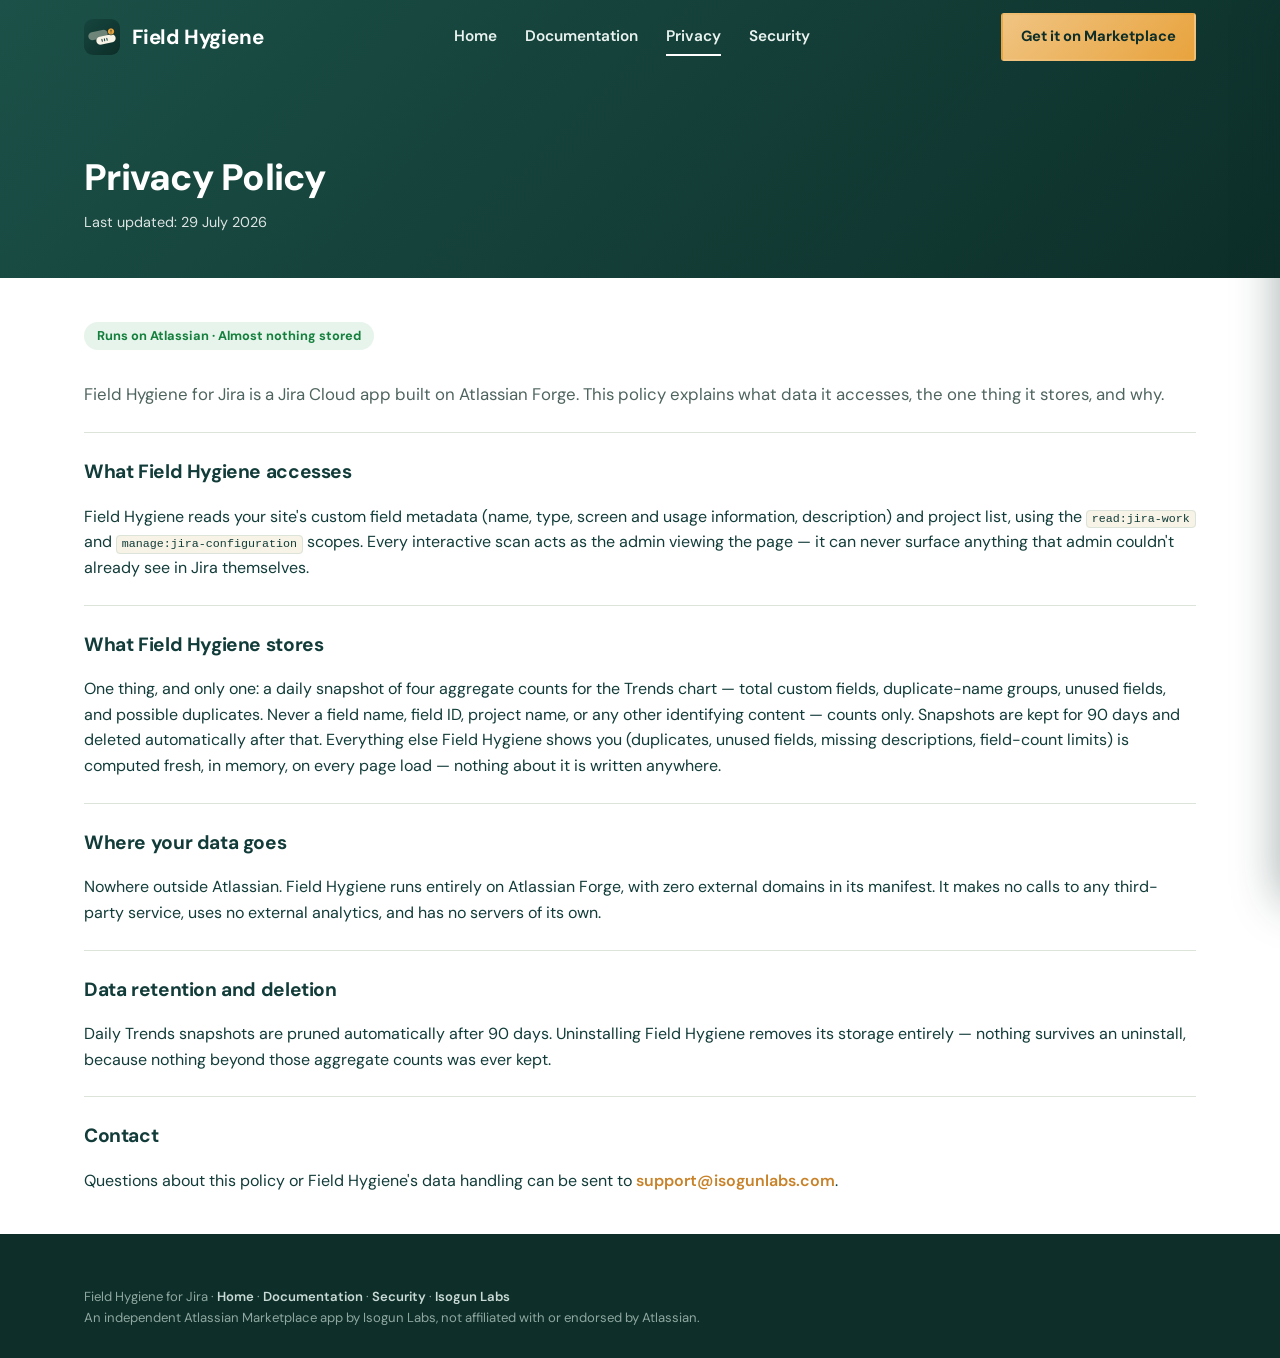
<file: privacy.html>
<!doctype html>
<html lang="en">
<head>
<meta charset="utf-8">
<meta name="viewport" content="width=device-width, initial-scale=1">
<meta name="color-scheme" content="light">
<meta name="author" content="Isogun Labs">
<meta name="robots" content="index, follow">
<meta name="theme-color" content="#123C39">
<title>Field Hygiene for Jira — Privacy Policy</title>
<meta name="description" content="Privacy policy for Field Hygiene for Jira. Stores only a daily aggregate count for Trends — never a field name, ID, or other content. Runs entirely on Atlassian Forge.">
<link rel="canonical" href="https://field-hygiene.isogunlabs.com/privacy.html">

<meta property="og:type" content="website">
<meta property="og:title" content="Field Hygiene for Jira — Privacy Policy">
<meta property="og:description" content="What Field Hygiene accesses, what it stores (almost nothing), and where your data goes (nowhere outside Atlassian).">
<meta property="og:url" content="https://field-hygiene.isogunlabs.com/privacy.html">
<meta property="og:image" content="https://field-hygiene.isogunlabs.com/assets/img/field-hygiene-thumbnail.png">
<meta property="og:image:width" content="1280">
<meta property="og:image:height" content="720">
<meta property="og:site_name" content="Field Hygiene for Jira">
<meta property="og:locale" content="en_US">
<meta name="twitter:card" content="summary_large_image">
<meta name="twitter:site" content="@isogunlabs">
<meta name="twitter:title" content="Field Hygiene for Jira — Privacy Policy">
<meta name="twitter:description" content="What Field Hygiene accesses, what it stores, and where your data goes.">
<meta name="twitter:image" content="https://field-hygiene.isogunlabs.com/assets/img/field-hygiene-thumbnail.png">

<link rel="icon" href="/assets/img/field-hygiene-logo.svg" type="image/svg+xml">
<link rel="icon" href="/assets/img/field-hygiene-logo-144.png" sizes="144x144" type="image/png">
<link rel="apple-touch-icon" href="/assets/img/field-hygiene-logo-144.png">
<script type="application/ld+json">
{
  "@context": "https://schema.org",
  "@type": "BreadcrumbList",
  "itemListElement": [
    { "@type": "ListItem", "position": 1, "name": "Field Hygiene for Jira", "item": "https://field-hygiene.isogunlabs.com/" },
    { "@type": "ListItem", "position": 2, "name": "Privacy Policy", "item": "https://field-hygiene.isogunlabs.com/privacy.html" }
  ]
}
</script>

<link rel="stylesheet" href="/assets/css/site.css?v=4">
</head>
<body>

<nav class="nav">
  <div class="wrap">
    <a class="logo" href="/">
      <img src="/assets/img/field-hygiene-logo-144.png" alt="" width="36" height="36">
      <b>Field Hygiene</b>
    </a>
    <div class="nav-mid">
      <a href="index.html">Home</a>
      <a href="docs.html">Documentation</a>
      <a href="privacy.html" class="active">Privacy</a>
      <a href="security.html">Security</a>
    </div>
    <div class="nav-right">
      <a class="btn btn-amber btn-sm" href="https://marketplace.atlassian.com/apps/2905942594" target="_blank" rel="noopener">Get it on Marketplace</a>
      <button class="hamburger" aria-label="Open menu" aria-expanded="false" aria-controls="mobile-drawer">
        <span></span><span></span><span></span>
      </button>
    </div>
  </div>
</nav>

<div class="drawer-overlay"></div>
<aside class="drawer" id="mobile-drawer">
  <div class="d-head">
    <a class="logo" href="/">
      <img src="/assets/img/field-hygiene-logo-144.png" alt="" width="32" height="32">
      <b>Field Hygiene</b>
    </a>
    <button class="d-close" aria-label="Close menu">
      <svg viewBox="0 0 24 24" fill="none" stroke="currentColor" stroke-width="2.2" stroke-linecap="round" stroke-linejoin="round"><path d="M6 6l12 12M18 6 6 18"/></svg>
    </button>
  </div>
  <nav>
    <a class="d-link" href="index.html">Home</a>
    <a class="d-link" href="docs.html">Documentation</a>
    <a class="d-link" href="privacy.html">Privacy</a>
    <a class="d-link" href="security.html">Security</a>
  </nav>
  <a class="btn btn-amber" href="https://marketplace.atlassian.com/apps/2905942594" target="_blank" rel="noopener">Get it on Marketplace</a>
</aside>

<header class="page-hero">
  <div class="wrap">
    <h1 class="page-title">Privacy Policy</h1>
    <div class="updated">Last updated: 29 July 2026</div>
  </div>
</header>

<main class="wrap legal">

  <span class="pill">Runs on Atlassian · Almost nothing stored</span>
  <p class="lead">
    Field Hygiene for Jira is a Jira Cloud app built on Atlassian Forge. This policy explains
    what data it accesses, the one thing it stores, and why.
  </p>

  <section>
    <h2>What Field Hygiene accesses</h2>
    <p>
      Field Hygiene reads your site's custom field metadata (name, type, screen and usage
      information, description) and project list, using the <code>read:jira-work</code> and
      <code>manage:jira-configuration</code> scopes. Every interactive scan acts as the admin
      viewing the page — it can never surface anything that admin couldn't already see in Jira
      themselves.
    </p>
  </section>

  <section>
    <h2>What Field Hygiene stores</h2>
    <p>
      One thing, and only one: a daily snapshot of four aggregate counts for the Trends chart —
      total custom fields, duplicate-name groups, unused fields, and possible duplicates. Never
      a field name, field ID, project name, or any other identifying content — counts only.
      Snapshots are kept for 90 days and deleted automatically after that. Everything else Field
      Hygiene shows you (duplicates, unused fields, missing descriptions, field-count limits) is
      computed fresh, in memory, on every page load — nothing about it is written anywhere.
    </p>
  </section>

  <section>
    <h2>Where your data goes</h2>
    <p>
      Nowhere outside Atlassian. Field Hygiene runs entirely on Atlassian Forge, with zero
      external domains in its manifest. It makes no calls to any third-party service, uses no
      external analytics, and has no servers of its own.
    </p>
  </section>

  <section>
    <h2>Data retention and deletion</h2>
    <p>
      Daily Trends snapshots are pruned automatically after 90 days. Uninstalling Field Hygiene
      removes its storage entirely — nothing survives an uninstall, because nothing beyond
      those aggregate counts was ever kept.
    </p>
  </section>

  <section>
    <h2>Contact</h2>
    <p>
      Questions about this policy or Field Hygiene's data handling can be sent to
      <a href="mailto:support@isogunlabs.com">support@isogunlabs.com</a>.
    </p>
  </section>

</main>

<footer>
  <div class="wrap">
    <div class="foot-bottom" style="border-top:0; padding-top:0;">
      Field Hygiene for Jira ·
      <a href="index.html">Home</a> ·
      <a href="docs.html">Documentation</a> ·
      <a href="security.html">Security</a> ·
      <a href="https://isogunlabs.com/">Isogun Labs</a><br>
      An independent Atlassian Marketplace app by Isogun Labs, not affiliated with or endorsed by Atlassian.
    </div>
  </div>
</footer>

<script src="/assets/js/site.js?v=1" defer></script>
</body>
</html>
</file>
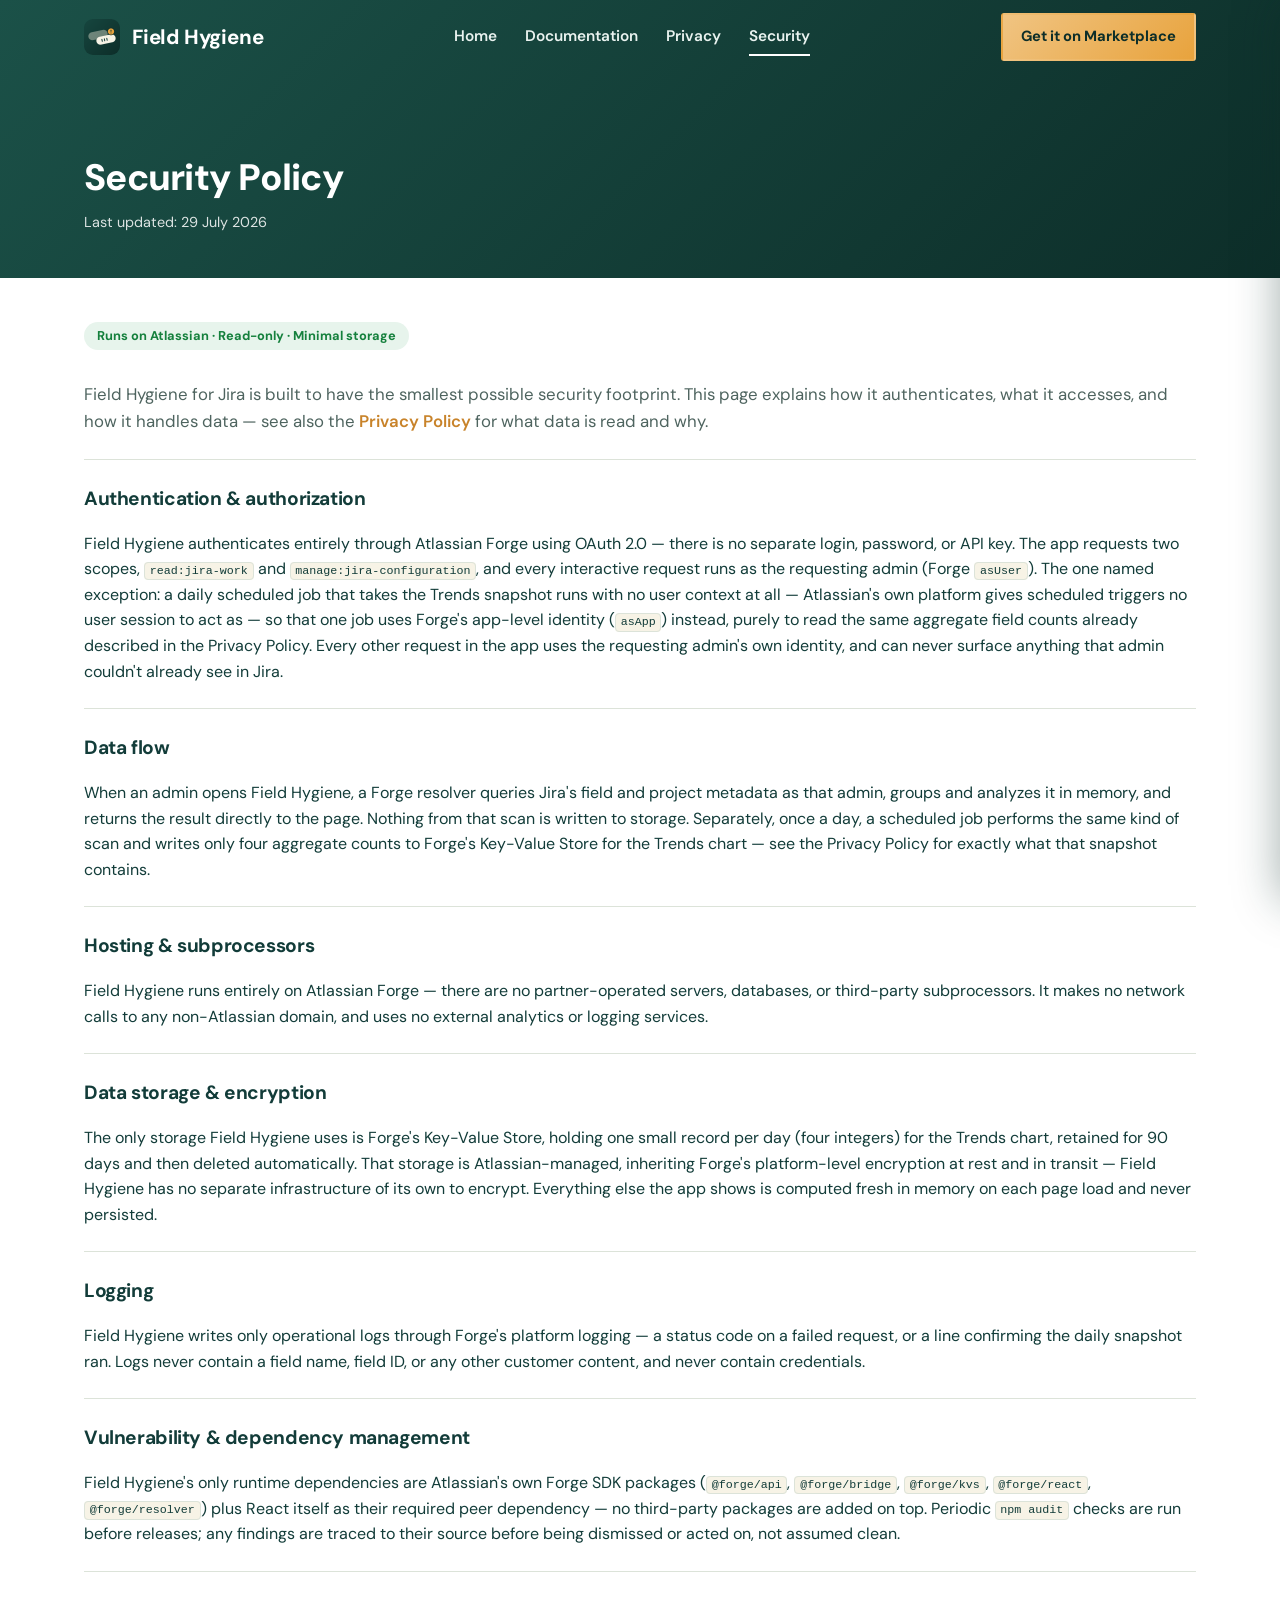
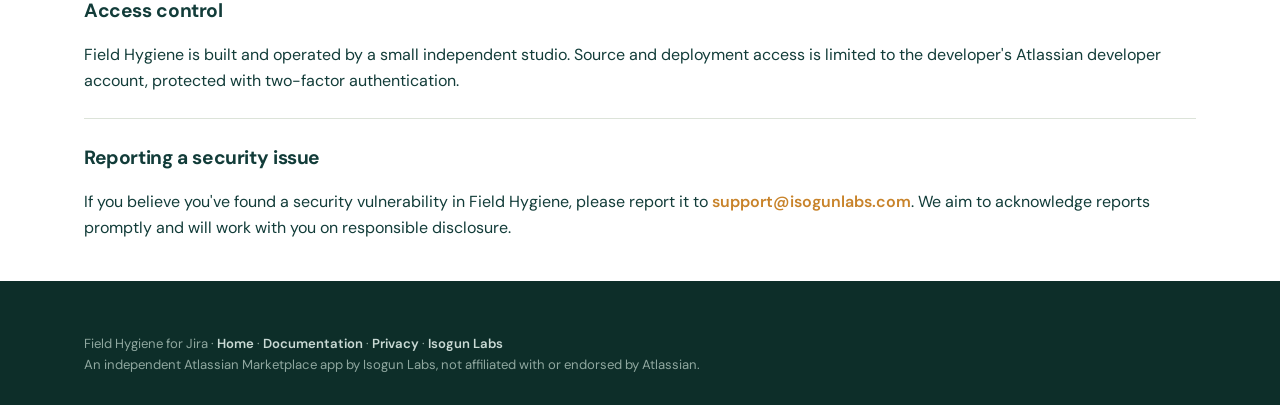
<file: security.html>
<!doctype html>
<html lang="en">
<head>
<meta charset="utf-8">
<meta name="viewport" content="width=device-width, initial-scale=1">
<meta name="color-scheme" content="light">
<meta name="author" content="Isogun Labs">
<meta name="robots" content="index, follow">
<meta name="theme-color" content="#123C39">
<title>Field Hygiene for Jira — Security Policy</title>
<meta name="description" content="How Field Hygiene for Jira authenticates, what it accesses, and how it handles data. Runs entirely on Atlassian Forge.">
<link rel="canonical" href="https://field-hygiene.isogunlabs.com/security.html">

<meta property="og:type" content="website">
<meta property="og:title" content="Field Hygiene for Jira — Security Policy">
<meta property="og:description" content="Authentication, data flow, hosting, storage, and vulnerability management for Field Hygiene.">
<meta property="og:url" content="https://field-hygiene.isogunlabs.com/security.html">
<meta property="og:image" content="https://field-hygiene.isogunlabs.com/assets/img/field-hygiene-thumbnail.png">
<meta property="og:image:width" content="1280">
<meta property="og:image:height" content="720">
<meta property="og:site_name" content="Field Hygiene for Jira">
<meta property="og:locale" content="en_US">
<meta name="twitter:card" content="summary_large_image">
<meta name="twitter:site" content="@isogunlabs">
<meta name="twitter:title" content="Field Hygiene for Jira — Security Policy">
<meta name="twitter:description" content="Authentication, data flow, hosting, storage, and vulnerability management.">
<meta name="twitter:image" content="https://field-hygiene.isogunlabs.com/assets/img/field-hygiene-thumbnail.png">

<link rel="icon" href="/assets/img/field-hygiene-logo.svg" type="image/svg+xml">
<link rel="icon" href="/assets/img/field-hygiene-logo-144.png" sizes="144x144" type="image/png">
<link rel="apple-touch-icon" href="/assets/img/field-hygiene-logo-144.png">
<script type="application/ld+json">
{
  "@context": "https://schema.org",
  "@type": "BreadcrumbList",
  "itemListElement": [
    { "@type": "ListItem", "position": 1, "name": "Field Hygiene for Jira", "item": "https://field-hygiene.isogunlabs.com/" },
    { "@type": "ListItem", "position": 2, "name": "Security Policy", "item": "https://field-hygiene.isogunlabs.com/security.html" }
  ]
}
</script>

<link rel="stylesheet" href="/assets/css/site.css?v=4">
</head>
<body>

<nav class="nav">
  <div class="wrap">
    <a class="logo" href="/">
      <img src="/assets/img/field-hygiene-logo-144.png" alt="" width="36" height="36">
      <b>Field Hygiene</b>
    </a>
    <div class="nav-mid">
      <a href="index.html">Home</a>
      <a href="docs.html">Documentation</a>
      <a href="privacy.html">Privacy</a>
      <a href="security.html" class="active">Security</a>
    </div>
    <div class="nav-right">
      <a class="btn btn-amber btn-sm" href="https://marketplace.atlassian.com/apps/2905942594" target="_blank" rel="noopener">Get it on Marketplace</a>
      <button class="hamburger" aria-label="Open menu" aria-expanded="false" aria-controls="mobile-drawer">
        <span></span><span></span><span></span>
      </button>
    </div>
  </div>
</nav>

<div class="drawer-overlay"></div>
<aside class="drawer" id="mobile-drawer">
  <div class="d-head">
    <a class="logo" href="/">
      <img src="/assets/img/field-hygiene-logo-144.png" alt="" width="32" height="32">
      <b>Field Hygiene</b>
    </a>
    <button class="d-close" aria-label="Close menu">
      <svg viewBox="0 0 24 24" fill="none" stroke="currentColor" stroke-width="2.2" stroke-linecap="round" stroke-linejoin="round"><path d="M6 6l12 12M18 6 6 18"/></svg>
    </button>
  </div>
  <nav>
    <a class="d-link" href="index.html">Home</a>
    <a class="d-link" href="docs.html">Documentation</a>
    <a class="d-link" href="privacy.html">Privacy</a>
    <a class="d-link" href="security.html">Security</a>
  </nav>
  <a class="btn btn-amber" href="https://marketplace.atlassian.com/apps/2905942594" target="_blank" rel="noopener">Get it on Marketplace</a>
</aside>

<header class="page-hero">
  <div class="wrap">
    <h1 class="page-title">Security Policy</h1>
    <div class="updated">Last updated: 29 July 2026</div>
  </div>
</header>

<main class="wrap legal">

  <span class="pill">Runs on Atlassian · Read-only · Minimal storage</span>
  <p class="lead">
    Field Hygiene for Jira is built to have the smallest possible security footprint. This
    page explains how it authenticates, what it accesses, and how it handles data — see also
    the <a href="privacy.html">Privacy Policy</a> for what data is read and why.
  </p>

  <section>
    <h2>Authentication &amp; authorization</h2>
    <p>
      Field Hygiene authenticates entirely through Atlassian Forge using OAuth 2.0 — there is
      no separate login, password, or API key. The app requests two scopes,
      <code>read:jira-work</code> and <code>manage:jira-configuration</code>, and every
      interactive request runs as the requesting admin (Forge <code>asUser</code>). The one
      named exception: a daily scheduled job that takes the Trends snapshot runs with no user
      context at all — Atlassian's own platform gives scheduled triggers no user session to act
      as — so that one job uses Forge's app-level identity (<code>asApp</code>) instead, purely
      to read the same aggregate field counts already described in the Privacy Policy. Every
      other request in the app uses the requesting admin's own identity, and can never surface
      anything that admin couldn't already see in Jira.
    </p>
  </section>

  <section>
    <h2>Data flow</h2>
    <p>
      When an admin opens Field Hygiene, a Forge resolver queries Jira's field and project
      metadata as that admin, groups and analyzes it in memory, and returns the result directly
      to the page. Nothing from that scan is written to storage. Separately, once a day, a
      scheduled job performs the same kind of scan and writes only four aggregate counts to
      Forge's Key-Value Store for the Trends chart — see the Privacy Policy for exactly what
      that snapshot contains.
    </p>
  </section>

  <section>
    <h2>Hosting &amp; subprocessors</h2>
    <p>
      Field Hygiene runs entirely on Atlassian Forge — there are no partner-operated servers,
      databases, or third-party subprocessors. It makes no network calls to any non-Atlassian
      domain, and uses no external analytics or logging services.
    </p>
  </section>

  <section>
    <h2>Data storage &amp; encryption</h2>
    <p>
      The only storage Field Hygiene uses is Forge's Key-Value Store, holding one small record
      per day (four integers) for the Trends chart, retained for 90 days and then deleted
      automatically. That storage is Atlassian-managed, inheriting Forge's platform-level
      encryption at rest and in transit — Field Hygiene has no separate infrastructure of its
      own to encrypt. Everything else the app shows is computed fresh in memory on each page
      load and never persisted.
    </p>
  </section>

  <section>
    <h2>Logging</h2>
    <p>
      Field Hygiene writes only operational logs through Forge's platform logging — a status
      code on a failed request, or a line confirming the daily snapshot ran. Logs never contain
      a field name, field ID, or any other customer content, and never contain credentials.
    </p>
  </section>

  <section>
    <h2>Vulnerability &amp; dependency management</h2>
    <p>
      Field Hygiene's only runtime dependencies are Atlassian's own Forge SDK packages
      (<code>@forge/api</code>, <code>@forge/bridge</code>, <code>@forge/kvs</code>,
      <code>@forge/react</code>, <code>@forge/resolver</code>) plus React itself as their
      required peer dependency — no third-party packages are added on top. Periodic
      <code>npm audit</code> checks are run before releases; any findings are traced to their
      source before being dismissed or acted on, not assumed clean.
    </p>
  </section>

  <section>
    <h2>Access control</h2>
    <p>
      Field Hygiene is built and operated by a small independent studio. Source and deployment
      access is limited to the developer's Atlassian developer account, protected with
      two-factor authentication.
    </p>
  </section>

  <section>
    <h2>Reporting a security issue</h2>
    <p>
      If you believe you've found a security vulnerability in Field Hygiene, please report it to
      <a href="mailto:support@isogunlabs.com">support@isogunlabs.com</a>. We aim to acknowledge
      reports promptly and will work with you on responsible disclosure.
    </p>
  </section>

</main>

<footer>
  <div class="wrap">
    <div class="foot-bottom" style="border-top:0; padding-top:0;">
      Field Hygiene for Jira ·
      <a href="index.html">Home</a> ·
      <a href="docs.html">Documentation</a> ·
      <a href="privacy.html">Privacy</a> ·
      <a href="https://isogunlabs.com/">Isogun Labs</a><br>
      An independent Atlassian Marketplace app by Isogun Labs, not affiliated with or endorsed by Atlassian.
    </div>
  </div>
</footer>

<script src="/assets/js/site.js?v=1" defer></script>
</body>
</html>
</file>
<file: assets/css/site.css>
/* ============================================================
   Field Hygiene for Jira — shared site styles
   Same component language as recap.isogunlabs.com, different
   color identity — teal/amber, drawn from the app's own logo
   (assets/marketplace/logo.svg), not Recap's amber/brown scheme.
   ============================================================ */
@font-face {
  font-family: 'DM Sans';
  font-style: normal;
  font-weight: 400 800;
  font-display: swap;
  src: url('/assets/fonts/dm-sans-latin.woff2') format('woff2');
  unicode-range: U+0000-00FF, U+0131, U+0152-0153, U+02BB-02BC, U+02C6, U+02DA, U+02DC, U+0304, U+0308, U+0329, U+2000-206F, U+20AC, U+2122, U+2191, U+2193, U+2212, U+2215, U+FEFF, U+FFFD;
}
@font-face {
  font-family: 'DM Sans';
  font-style: normal;
  font-weight: 400 800;
  font-display: swap;
  src: url('/assets/fonts/dm-sans-latin-ext.woff2') format('woff2');
  unicode-range: U+0100-02BA, U+02BD-02C5, U+02C7-02CC, U+02CE-02D7, U+02DD-02FF, U+0304, U+0308, U+0329, U+1D00-1DBF, U+1E00-1E9F, U+1EF2-1EFF, U+2020, U+20A0-20AB, U+20AD-20C0, U+2113, U+2C60-2C7F, U+A720-A7FF;
}

:root {
  --teal-50:#EFF6F4; --teal-100:#D3E7E2; --teal-200:#9FC9BE; --teal-400:#1B5148;
  --teal:#16463F; --teal-600:#123C39; --teal-900:#0D2E29;
  --amber-100:#FBE3BB; --amber-200:#F0C482; --amber:#E8A33D; --amber-600:#C8832A;
  --ink:#123C39; --body:#4E645F; --bg:#FFFFFF; --panel:#F7F3E6; --panel-2:#EDE6D3;
  --line:#DCE3D9; --white:#FFFFFF; --green:#15803D; --green-bg:#E7F4EC;
  --shadow:0 1px 2px rgba(13,46,41,.06), 0 10px 28px rgba(13,46,41,.09);
  --shadow-lg:0 2px 6px rgba(13,46,41,.07), 0 30px 64px rgba(13,46,41,.18);
  --maxw:1160px;
  --ff:'DM Sans',-apple-system,BlinkMacSystemFont,"Segoe UI",Roboto,Helvetica,Arial,sans-serif;
}
* { box-sizing: border-box; }
html { scroll-behavior: smooth; }
body { margin:0; font-family:var(--ff); color:var(--ink); background:var(--bg); line-height:1.6; -webkit-font-smoothing:antialiased; text-rendering:optimizeLegibility; overflow-x:hidden; }
a { color:inherit; }
img { max-width:100%; display:block; }
.wrap { max-width:var(--maxw); margin:0 auto; padding:0 24px; }
.wrap-wide { max-width:1360px; }
:focus-visible { outline:2px solid var(--amber); outline-offset:3px; border-radius:4px; }
h1,h2,h3 { letter-spacing:-.02em; }
.amber { color:var(--amber-600); }
code { background:var(--panel); border:1px solid var(--line); padding:.1em .4em; border-radius:4px; font-size:.9em; }
pre { background:#0D2E29; color:#F7F3E6; border-radius:10px; padding:16px 18px; overflow-x:auto; font-size:.85rem; line-height:1.5; }
pre code { background:none; border:0; color:inherit; padding:0; }
table { border-collapse:collapse; width:100%; margin:12px 0; font-size:.95rem; }
th, td { text-align:left; padding:10px 12px; border-bottom:1px solid var(--line); vertical-align:top; }
th { background:var(--panel); font-weight:700; }

/* buttons */
.btn { display:inline-flex; align-items:center; gap:9px; font-size:1rem; font-weight:700; text-decoration:none; padding:13px 24px; border-radius:3px; transition:transform .16s, box-shadow .25s, background .2s, color .2s; cursor:pointer; border:2px solid transparent; }
.btn svg { width:16px; height:16px; transition:transform .2s; }
.btn-amber { color:var(--teal-900); background:linear-gradient(135deg,var(--amber-200),var(--amber)); }
.btn-amber:hover { transform:translateY(-2px); }
.btn-amber:hover svg { transform:translateX(4px); }
.btn-ghost { color:var(--ink); border-color:var(--line); background:var(--white); }
.btn-ghost:hover { border-color:var(--amber); color:var(--amber-600); }
.btn-ghost-light { color:#fff; border-color:rgba(255,255,255,.4); background:transparent; }
.btn-ghost-light:hover { border-color:#fff; }
.btn-text { display:inline-flex; align-items:center; gap:8px; font-weight:700; text-decoration:none; color:var(--amber-600); }
.btn-text svg { width:16px; height:16px; transition:transform .2s; }
.btn-text:hover svg { transform:translateX(4px); }
.btn-sm { padding:10px 18px; font-size:.92rem; }

/* utility bar */
.util { background:var(--teal-900); color:#C9D9D4; font-size:.82rem; }
.util .wrap { display:flex; align-items:center; justify-content:space-between; height:38px; }
.util a { color:#C9D9D4; text-decoration:none; }
.util .u-left a:hover, .util .u-right a:hover { color:#fff; }
.util .u-left { display:flex; align-items:center; gap:6px; }
.util .u-left svg { width:14px; height:14px; color:var(--amber-200); }

/* nav */
.nav { position:sticky; top:0; z-index:60; background:transparent; box-shadow:0 1px 0 rgba(255,255,255,0); transition:box-shadow .4s ease; }
.nav::before { content:""; position:absolute; inset:0; z-index:-1; background:linear-gradient(135deg,var(--teal-400),var(--teal-900)); opacity:0; transition:opacity .4s ease; }
.nav .wrap { display:flex; align-items:center; justify-content:space-between; height:74px; transition:height .3s ease; }
.nav.scrolled, .nav.nav-solid { box-shadow:0 10px 28px rgba(13,46,41,.28); }
.nav.scrolled::before, .nav.nav-solid::before { opacity:1; }
.nav.scrolled .wrap, .nav.nav-solid .wrap { height:60px; }
.logo { display:inline-flex; align-items:center; gap:12px; text-decoration:none; }
.logo img { height:36px; width:auto; flex:none; display:block; border-radius:9px; }
.logo b { color:#fff; font-size:1.28rem; font-weight:800; letter-spacing:-.01em; }
.nav-mid { display:flex; align-items:center; gap:28px; }
.nav-mid a { color:#EAF3F0; text-decoration:none; font-weight:600; font-size:.96rem; padding:6px 0; border-bottom:2px solid transparent; transition:border-color .2s,color .2s; }
.nav-mid a:hover, .nav-mid a.active { border-color:#fff; }
.nav-right { display:flex; align-items:center; gap:14px; }
.hamburger { display:none; background:none; border:0; cursor:pointer; padding:8px; }
.hamburger span { display:block; width:22px; height:2px; background:#fff; border-radius:2px; margin:5px 0; transition:transform .3s ease, opacity .2s ease; }
.hamburger.open span:nth-child(1){ transform:translateY(7px) rotate(45deg); }
.hamburger.open span:nth-child(2){ opacity:0; }
.hamburger.open span:nth-child(3){ transform:translateY(-7px) rotate(-45deg); }
.drawer-overlay { position:fixed; inset:0; background:rgba(13,46,41,.5); opacity:0; visibility:hidden; transition:opacity .3s ease, visibility .3s ease; z-index:90; }
.drawer-overlay.open { opacity:1; visibility:visible; }
.drawer { position:fixed; top:0; right:0; height:100%; width:min(300px,86vw); background:linear-gradient(160deg,var(--teal-400),var(--teal-900)); box-shadow:-14px 0 44px rgba(13,46,41,.4); transform:translateX(105%); transition:transform .32s cubic-bezier(.4,0,.2,1); z-index:100; display:flex; flex-direction:column; padding:20px 22px 26px; }
.drawer.open { transform:none; }
.drawer .d-head { display:flex; align-items:center; justify-content:space-between; margin-bottom:18px; }
.drawer .d-close { background:none; border:0; color:#fff; cursor:pointer; padding:6px; line-height:0; }
.drawer .d-close svg { width:24px; height:24px; }
.drawer nav { display:flex; flex-direction:column; }
.drawer a.d-link { display:block; color:#fff; text-decoration:none; font-weight:600; font-size:1.05rem; padding:14px 2px; border-bottom:1px solid rgba(255,255,255,.16); }
.drawer .btn { margin-top:20px; justify-content:center; }
body.drawer-open { overflow:hidden; }
@media (max-width:820px){ .nav-mid{ display:none; } .util{ display:none; } .hamburger{ display:block; } .nav-right .btn-amber{ display:none; } }

/* hero */
.hero { position:relative; margin-top:-74px; padding-top:74px; background:linear-gradient(150deg,var(--teal-400),var(--teal-900) 65%); color:#fff; overflow:hidden; }
.hero-facets { position:absolute; inset:0; opacity:.5; background-image:linear-gradient(rgba(255,255,255,.05) 1px,transparent 1px),linear-gradient(90deg,rgba(255,255,255,.05) 1px,transparent 1px); background-size:48px 48px; mask-image:radial-gradient(ellipse 75% 90% at 20% 20%,#000 30%,transparent 75%); -webkit-mask-image:radial-gradient(ellipse 75% 90% at 20% 20%,#000 30%,transparent 75%); }
.hero-glow { position:absolute; width:520px; height:520px; border-radius:50%; background:radial-gradient(circle,rgba(232,163,61,.32),transparent 70%); filter:blur(30px); top:-120px; right:-80px; animation:float 9s ease-in-out infinite; }
@keyframes float { 0%,100%{ transform:translate(0,0); } 50%{ transform:translate(-24px,26px); } }
.hero .wrap { position:relative; z-index:1; padding:76px 24px 70px; max-width:1280px; display:grid; grid-template-columns:0.85fr 1.15fr; gap:44px; align-items:center; text-align:left; }
.hero .wrap.hero-centered { display:block; max-width:880px; text-align:center; padding:96px 24px 90px; }
.eyebrow { font-size:.76rem; font-weight:700; letter-spacing:.14em; text-transform:uppercase; color:#F0DCB5; }
.eyebrow .dot { display:inline-block; width:7px; height:7px; margin-right:8px; border-radius:50%; background:var(--amber); box-shadow:0 0 0 4px rgba(232,163,61,.25); vertical-align:middle; }
.hero h1 { font-size:clamp(2rem,4.4vw,3.1rem); line-height:1.1; font-weight:800; margin:20px 0 0; letter-spacing:-.03em; }
.hero .lead { font-size:clamp(1.02rem,1.5vw,1.16rem); color:#DCEAE5; max-width:50ch; margin:20px 0 0; }
.hero-centered .lead { margin-inline:auto; }
.hero-actions { display:flex; flex-wrap:wrap; align-items:center; gap:16px; margin-top:30px; }
.hero-centered .hero-actions { justify-content:center; }
.hero-actions .btn-text { color:#fff; }
.trust-chips { list-style:none; display:flex; flex-wrap:wrap; gap:10px; padding:0; margin:30px 0 0; }
.hero-centered .trust-chips { justify-content:center; }
.trust-chips li { display:inline-flex; align-items:center; gap:7px; background:rgba(255,255,255,.08); border:1px solid rgba(255,255,255,.16); border-radius:999px; padding:8px 15px; font-size:.85rem; font-weight:600; color:#EAF3F0; }
.trust-chips svg { width:14px; height:14px; color:var(--amber-200); flex:none; }

/* hero screenshot showcase */
.showcase-frame { position:relative; }
.showcase-frame::before { content:""; position:absolute; inset:-8% -6% -14% -6%; background:radial-gradient(60% 60% at 65% 35%,rgba(232,163,61,.28),transparent 70%); filter:blur(38px); z-index:-1; }
.mock { border-radius:8px; overflow:hidden; border:1px solid rgba(255,255,255,.14); box-shadow:var(--shadow-lg); background:var(--white); position:relative; }
.mock .bar { display:flex; align-items:center; gap:7px; padding:11px 15px; background:#F4EEE2; border-bottom:1px solid var(--line); }
.mock .bar i { width:10px; height:10px; border-radius:50%; }
.mock .bar .r{background:#F87171;} .mock .bar .y{background:#FBBF24;} .mock .bar .g{background:#34D399;}
.mock .bar .url { margin-left:8px; font-size:.72rem; color:var(--body); background:var(--white); border:1px solid var(--line); border-radius:6px; padding:4px 12px; }
.mock .tabs { display:flex; gap:2px; padding:8px 10px 0; background:var(--white); border-bottom:1px solid var(--line); }
.mock .tab { appearance:none; border:0; background:none; cursor:pointer; font-family:var(--ff); font-size:.82rem; font-weight:700; color:var(--body); padding:9px 14px; border-radius:6px 6px 0 0; transition:color .2s, background .2s; }
.mock .tab:hover { color:var(--ink); }
.mock .tab.active { color:var(--teal-600); background:var(--panel); }
.mock .slides { position:relative; aspect-ratio:1840/900; background:var(--white); }
.mock .slide { position:absolute; inset:0; opacity:0; visibility:hidden; transition:opacity .35s ease; }
.mock .slide.active { opacity:1; visibility:visible; }
.mock .slide img { width:100%; height:100%; display:block; object-fit:cover; object-position:top; }

/* section scaffolding */
section.block { padding:80px 0; }
.kicker { font-size:.78rem; font-weight:800; letter-spacing:.14em; text-transform:uppercase; color:var(--amber-600); }
.section-head { max-width:680px; margin:0 auto 48px; text-align:center; }
.section-head h2 { font-size:clamp(1.7rem,3.4vw,2.4rem); font-weight:800; margin:12px 0 12px; }
.section-head p { color:var(--body); font-size:1.06rem; margin:0; }

/* how it works — flow steps */
.flow { display:grid; grid-template-columns:repeat(3,1fr); gap:28px; position:relative; }
.flow-step { text-align:center; }
.flow-step .num { width:34px; height:34px; border-radius:50%; background:var(--panel); border:1px solid var(--line); color:var(--amber-600); font-weight:800; display:grid; place-items:center; margin:0 auto 14px; }
.flow-step .ic { width:64px; height:64px; border-radius:14px; display:grid; place-items:center; background:linear-gradient(140deg,var(--teal-50),var(--teal-100)); color:var(--teal-400); margin:0 auto 16px; }
.flow-step .ic svg { width:30px; height:30px; }
.flow-step h3 { margin:0 0 6px; font-size:1.06rem; font-weight:800; color:var(--ink); }
.flow-step p { margin:0; color:var(--body); font-size:.92rem; line-height:1.55; }
.flow-arrow { position:absolute; top:56px; width:28px; height:28px; color:var(--amber-200); }
.flow-arrow svg { width:100%; height:100%; }

/* what it catches — divided index list, no cards */
.catch-list { display:grid; grid-template-columns:repeat(2,1fr); column-gap:56px; }
.catch-row { display:grid; grid-template-columns:42px 1fr; gap:18px; align-items:start; padding:26px 0; border-top:1px solid var(--line); }
.catch-list .catch-row:nth-child(1), .catch-list .catch-row:nth-child(2) { border-top:0; padding-top:0; }
.catch-ic { width:42px; height:42px; border-radius:50%; border:1px solid var(--line); display:grid; place-items:center; color:var(--teal-400); }
.catch-ic svg { width:19px; height:19px; }
.catch-row h3 { margin:0 0 6px; font-size:1.02rem; font-weight:800; color:var(--ink); }
.catch-row p { margin:0; color:var(--body); font-size:.92rem; }

/* why it's built this way — tag-led statement list, no cards */
.tenets { max-width:840px; margin:0 auto; }
.tenet { display:grid; grid-template-columns:150px 1fr; gap:28px; align-items:start; padding:28px 0; border-top:1px solid var(--line); }
.tenets .tenet:first-child { border-top:0; padding-top:0; }
.tenet .tag { font-size:.72rem; font-weight:800; letter-spacing:.09em; text-transform:uppercase; color:var(--amber-600); padding-top:4px; }
.tenet h3 { margin:0 0 6px; font-size:1.06rem; font-weight:800; color:var(--ink); }
.tenet p { margin:0; color:var(--body); font-size:.94rem; max-width:52ch; }

/* FAQ accordion */
.faq-list { max-width:760px; margin:0 auto; }
.faq-item { border-bottom:1px solid var(--line); }
.faq-item summary { cursor:pointer; list-style:none; display:flex; align-items:center; justify-content:space-between; gap:16px; padding:20px 4px; font-weight:700; font-size:1.02rem; color:var(--ink); }
.faq-item summary::-webkit-details-marker { display:none; }
.faq-item summary .chev { flex:none; width:20px; height:20px; color:var(--amber-600); transition:transform .25s ease; }
.faq-item[open] summary .chev { transform:rotate(180deg); }
.faq-item p { margin:0 4px 20px; color:var(--body); font-size:.98rem; line-height:1.6; }

/* CTA band */
.cta { position:relative; background:linear-gradient(120deg,var(--teal-900),var(--teal-400)); color:#fff; overflow:hidden; }
.cta-facets { position:absolute; inset:0; opacity:.35; background-image:linear-gradient(rgba(255,255,255,.08) 1px,transparent 1px),linear-gradient(90deg,rgba(255,255,255,.08) 1px,transparent 1px); background-size:44px 44px; mask-image:radial-gradient(ellipse 80% 120% at 100% 0,#000 25%,transparent 72%); -webkit-mask-image:radial-gradient(ellipse 80% 120% at 100% 0,#000 25%,transparent 72%); }
.cta .wrap { position:relative; z-index:1; padding:68px 24px; text-align:center; }
.cta h2 { font-size:clamp(1.8rem,3.4vw,2.4rem); font-weight:800; margin:0 0 14px; }
.cta p { color:#DCEAE5; font-size:1.08rem; max-width:54ch; margin:0 auto 28px; }
.cta-actions { display:flex; flex-wrap:wrap; gap:14px; justify-content:center; }

/* pill / badge */
.pill { display:inline-block; font-size:.8rem; font-weight:700; color:var(--green); background:var(--green-bg); border-radius:999px; padding:4px 13px; margin-bottom:14px; }

/* footer */
footer { background:var(--teal-900); color:#B9CCC6; }
footer .wrap { padding:52px 24px 30px; }
.foot-top { display:flex; flex-wrap:wrap; justify-content:space-between; gap:32px; margin-bottom:32px; }
.foot-brand .logo { margin-bottom:14px; }
.foot-brand p { color:#8FA79F; font-size:.9rem; max-width:34ch; margin:0; }
.foot-brand .partner-badge { display:block; height:26px; width:auto; margin-top:18px; opacity:.9; }
.foot-links { display:flex; flex-wrap:wrap; gap:10px 26px; }
.foot-links a { color:#DCEAE5; text-decoration:none; font-size:.94rem; font-weight:600; }
.foot-links a:hover { color:#fff; }
.foot-bottom { border-top:1px solid rgba(255,255,255,.1); padding-top:22px; font-size:.82rem; color:#8FA79F; line-height:1.6; }
.foot-bottom a { color:#C9D9D4; font-weight:600; text-decoration:none; }
.foot-bottom a:hover { color:#fff; }

/* legacy content pages (docs / privacy / security) */
.page-hero { position:relative; margin-top:-74px; padding-top:74px; background:linear-gradient(135deg,var(--teal-400),var(--teal-900)); color:#fff; }
.page-hero .wrap { padding:52px 24px 44px; }
.page-hero .page-title { font-size:clamp(1.7rem,3.4vw,2.3rem); font-weight:800; margin:22px 0 4px; }
.page-hero .updated { opacity:.85; font-size:.9rem; }
.legal { padding-top:44px; padding-bottom:24px; }
.legal .lead { font-size:1.05rem; color:var(--body); }
.legal section { border-top:1px solid var(--line); padding-top:24px; margin-top:24px; }
.legal h2 { font-size:1.2rem; margin:0 0 8px; }
.legal a { color:var(--amber-600); font-weight:600; text-decoration:none; }
.legal a:hover { text-decoration:underline; }

.docs-layout { display:flex; align-items:flex-start; max-width:var(--maxw); margin:0 auto; }
.docs-side { width:250px; flex:none; position:sticky; top:0; align-self:flex-start; height:100vh; overflow-y:auto; border-right:1px solid var(--line); padding:32px 20px 40px; }
.docs-side .side-title { font-size:.72rem; text-transform:uppercase; letter-spacing:.08em; color:var(--body); margin:0 0 12px; font-weight:800; }
.docs-side nav a { display:block; padding:7px 12px; margin:2px 0; color:var(--ink); text-decoration:none; font-size:.9rem; border-radius:6px; border-left:3px solid transparent; }
.docs-side nav a:hover { background:var(--panel); }
.docs-side nav a.active { background:var(--panel); color:var(--amber-600); font-weight:700; border-left-color:var(--amber); }
.docs-main { flex:1 1 auto; min-width:0; padding:40px 40px 60px; max-width:800px; }
.docs-main .page-title { font-size:2rem; font-weight:800; margin:0 0 6px; }
.docs-main .lede { color:var(--body); margin:0 0 8px; }
.docs-main section { border-top:1px solid var(--line); padding-top:26px; margin-top:34px; }
.docs-main section:first-of-type { border-top:0; padding-top:0; margin-top:26px; }
.docs-main h2.sec { font-size:1.35rem; margin:0 0 12px; scroll-margin-top:20px; }
.docs-main h3 { font-size:1.02rem; margin:22px 0 4px; }
.docs-main a { color:var(--amber-600); font-weight:600; text-decoration:none; }
.docs-main a:hover { text-decoration:underline; }
ol.steps { padding-left:0; list-style:none; counter-reset:step; }
ol.steps li { counter-increment:step; position:relative; padding:12px 0 12px 48px; border-bottom:1px solid var(--line); }
ol.steps li:last-child { border-bottom:0; }
ol.steps li::before { content:counter(step); position:absolute; left:0; top:12px; width:32px; height:32px; background:var(--panel); color:var(--amber-600); border:1px solid var(--line); border-radius:50%; display:grid; place-items:center; font-weight:700; }
.note { background:var(--panel); border-left:3px solid var(--amber); padding:12px 16px; border-radius:6px; margin:14px 0; }

/* reveal on scroll */
.reveal { opacity:0; transform:translateY(20px); transition:opacity .7s ease, transform .7s ease; }
.reveal.in { opacity:1; transform:none; }

@media (max-width:940px){
  .hero .wrap{ grid-template-columns:1fr; gap:40px; padding:56px 24px 48px; text-align:center; }
  .hero .lead{ margin-inline:auto; }
  .hero-actions{ justify-content:center; }
  .trust-chips{ justify-content:center; }
  .mock .tabs{ justify-content:center; }
  .tenet{ grid-template-columns:110px 1fr; gap:20px; }
  .flow{ grid-template-columns:1fr; gap:36px; }
  .flow-arrow{ display:none; }
  .foot-top{ flex-direction:column; gap:24px; }
  .docs-layout{ display:block; }
  .docs-side{ width:auto; position:static; height:auto; border-right:0; border-bottom:1px solid var(--line); padding:16px 20px; }
  .docs-side nav{ display:flex; flex-wrap:wrap; gap:4px; }
  .docs-side nav a{ border-left:0; padding:6px 10px; }
  .docs-main{ padding:28px 20px 48px; }
}
@media (max-width:560px){
  section.block{ padding:56px 0; }
  .catch-list{ grid-template-columns:1fr; }
  .catch-list .catch-row:nth-child(2){ border-top:1px solid var(--line); padding-top:26px; }
  .tenet{ grid-template-columns:1fr; gap:6px; }
  .tenet .tag{ padding-top:0; }
  .util{ font-size:.78rem; }
}
@media (prefers-reduced-motion: reduce){ *{ animation:none!important; scroll-behavior:auto; } .reveal{ opacity:1; transform:none; transition:none; } .hero-glow{ animation:none; } }
</file>
